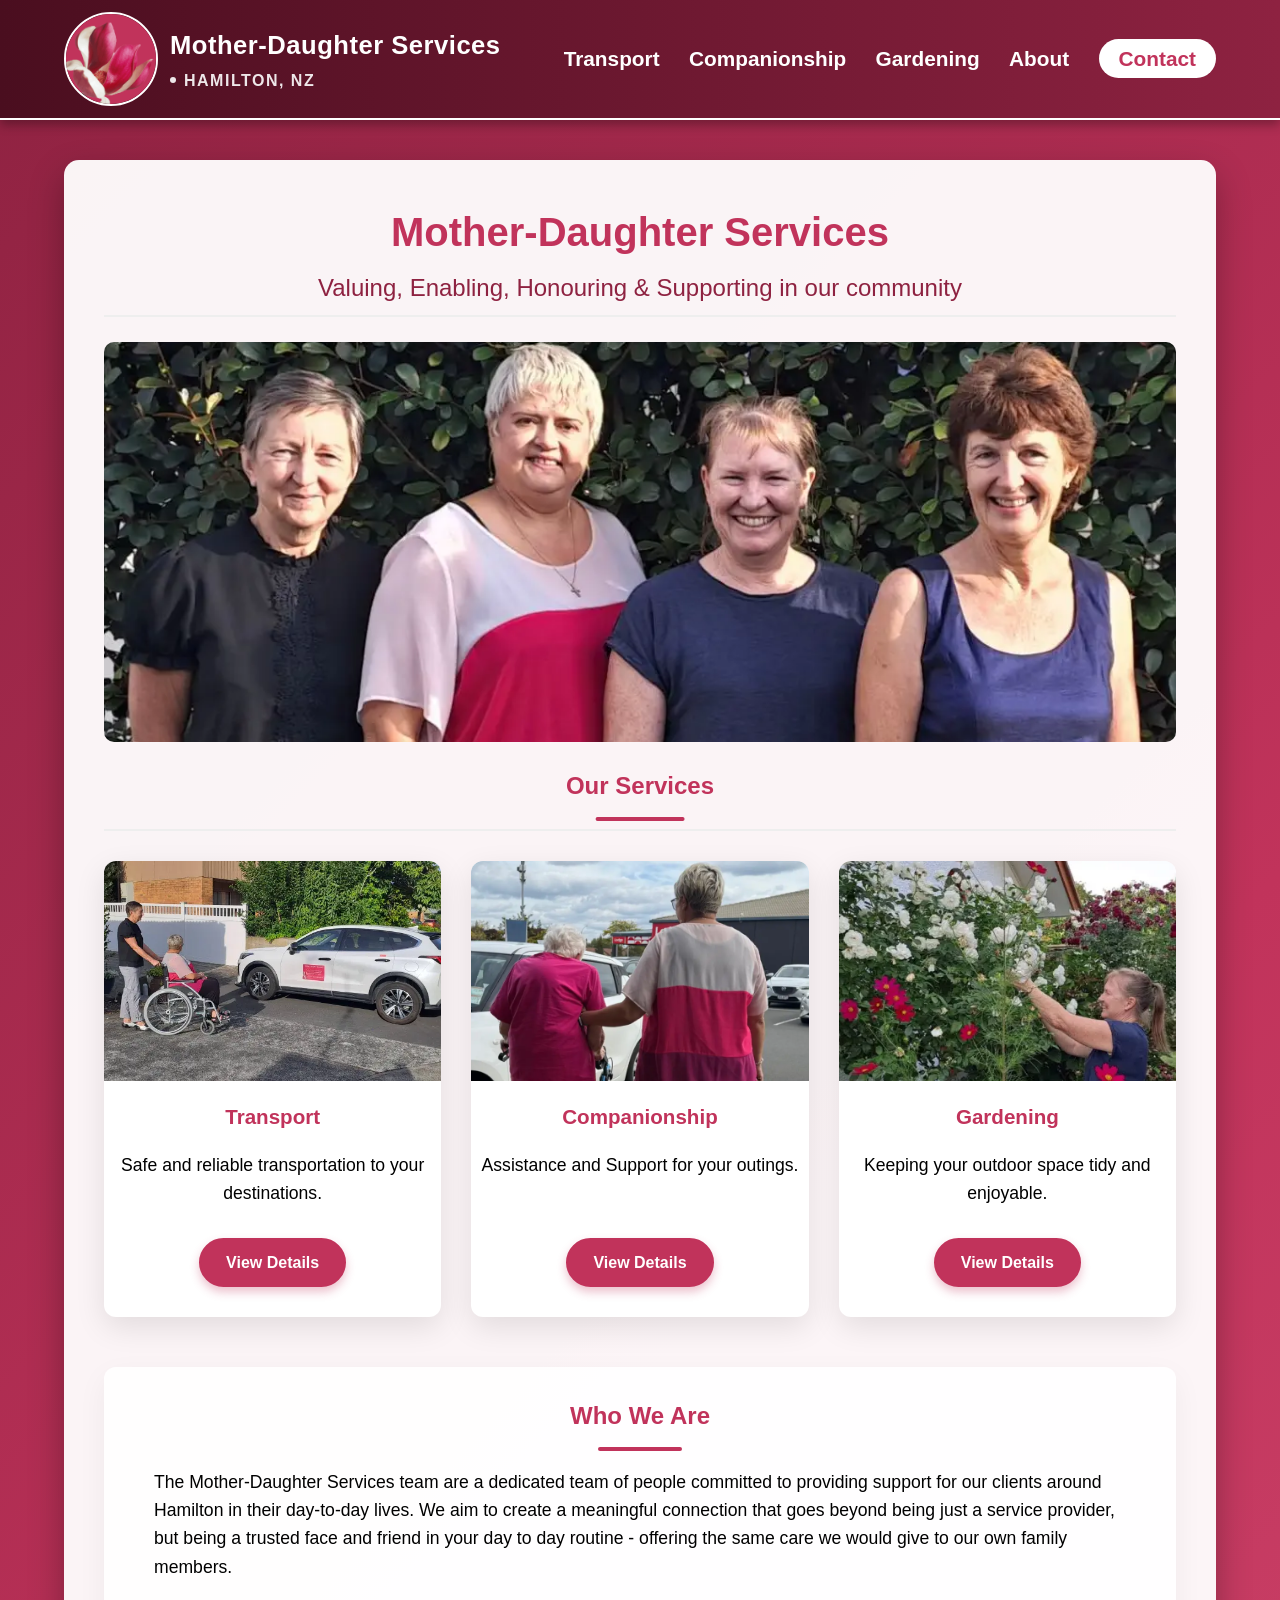
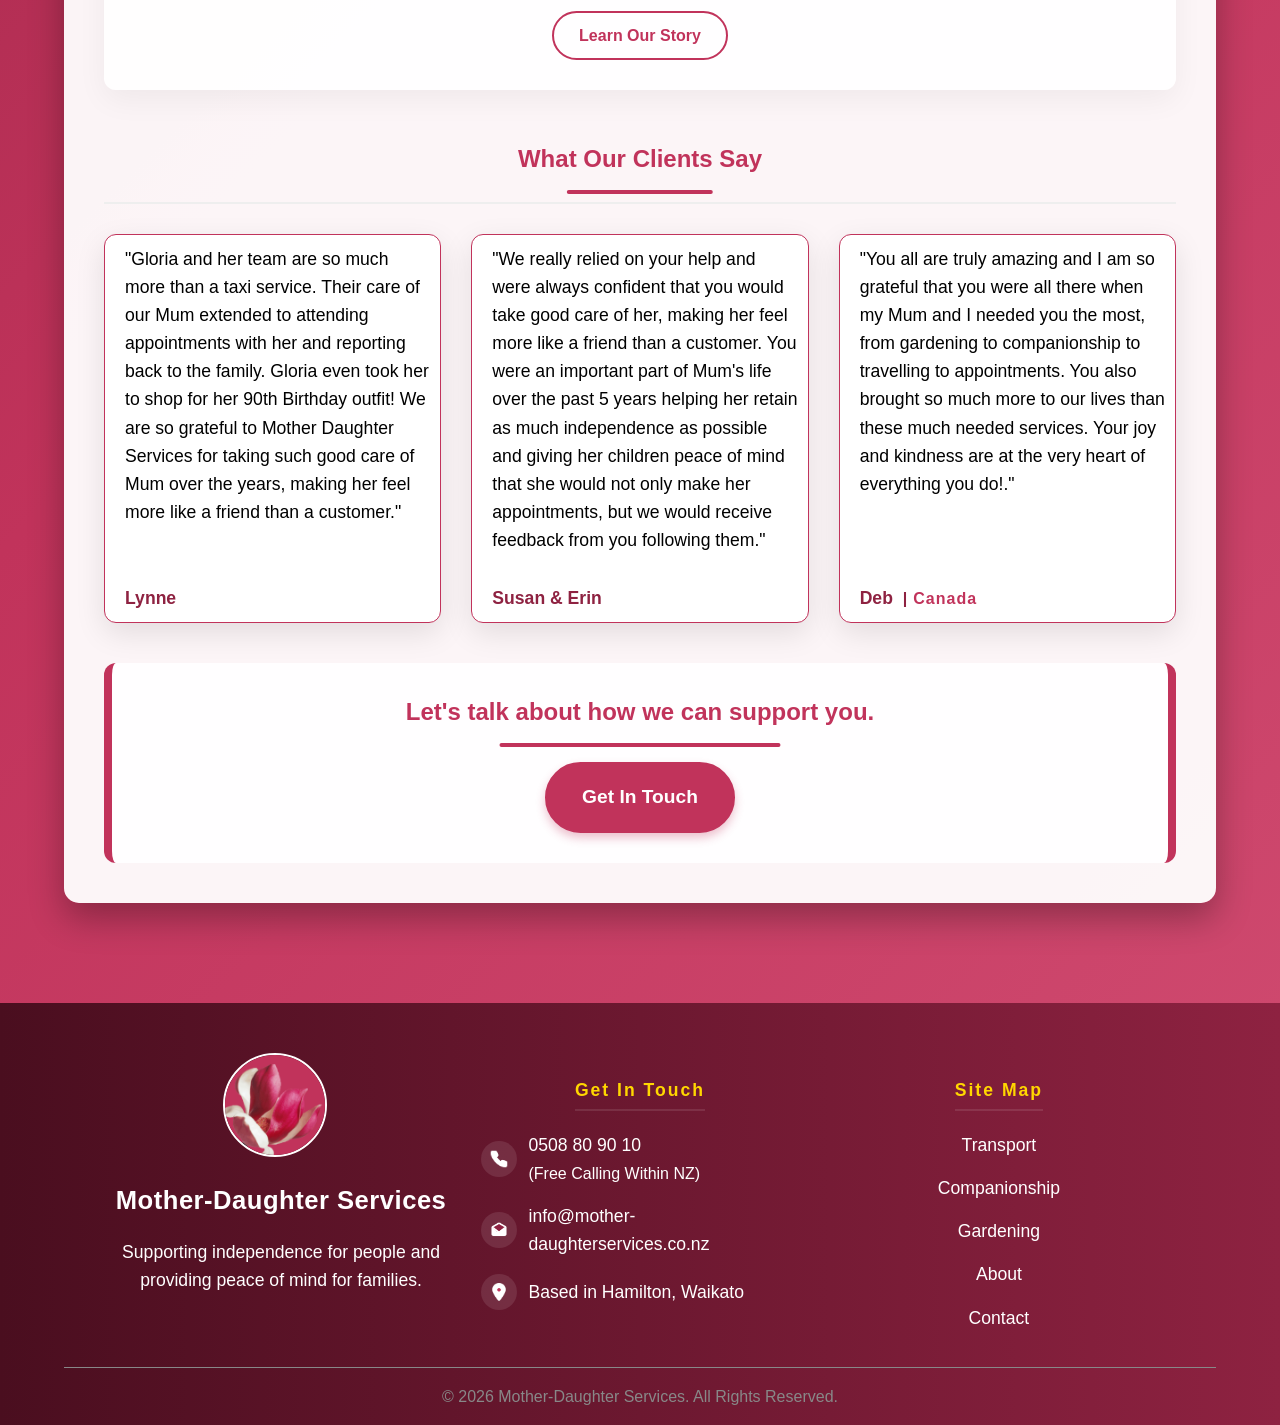
<file: index.html>
<!DOCTYPE html>
<html lang="en-NZ">
<head>
    <meta charset="UTF-8">
    <meta name="viewport" content="width=device-width, initial-scale=1.0">
    <title>Mother-Daughter Services | Transport, Companionship & Gardening</title>
    <meta name="description" content="Transport, Companionship and Gardening services in Hamilton, Valuing, Enabling, Honouring & Supporting in our community.">
    <!-- Google Search Console Verification -->
    <meta name="google-site-verification" content="dp4FNMrA_e00cMgoG2R4bJrGma1SK4m3pXK7ZeraxaI" />
    <!-- Link display formatting - Whatsapp etc -->
    <meta property="og:type" content="website">
    <meta property="og:url" content="https://www.mother-daughterservices.co.nz/">
    <meta property="og:title" content="Mother-Daughter Services | Hamilton">
    <meta property="og:description" content="Transport, Companionship, and Gardening services in Hamilton.">
    <meta property="og:image" content="https://www.mother-daughterservices.co.nz/images/Team_Img.webp">
    <link rel="canonical" href="https://www.mother-daughterservices.co.nz/">
    <!-- Webpage images and css -->
    <link rel="icon" type="image/png" sizes="32x32" href="images/logofav.png">
    <link rel="apple-touch-icon" sizes="180x180" href="images/logoicon.png">
    <link rel="stylesheet" href="css/style.css">
    <!-- <link rel="preconnect" href="https://form.jotform.com">
    <link rel="preconnect" href="https://cdn.jotfor.ms"> -->
    <script src="js/script.js" defer></script> <!--Automatically updates year variable-->
    <!-- SEO -->
    <script type="application/ld+json">{
      "@context": "https://schema.org",
      "@type": "ProfessionalService",
      "name": "Mother-Daughter Services",
      "alternateName": "Mother Daughter Services",
      "url": "https://www.mother-daughterservices.co.nz/",
      "telephone": "0508809010", 
      "description": "Transport, companionship, and gardening services in Hamilton, Valuing, Enabling, Honouring & Supporting in our community.",
      "address": {
        "@type": "PostalAddress",
        "addressLocality": "Hamilton",
        "addressRegion": "Waikato",
        "addressCountry": "NZ"
      },
        "areaServed": {
        "@type": "City",
        "name": "Hamilton"
        },
        "providerMobility": "dynamic"
        }
    </script>
</head>
<body>

    <!-- Top Navigation -->
    <nav class="main-nav">
        <!-- Logo & Name -->
        <a href="index.html" class="nav-logo">
            <img src="images/logo.svg" alt="Logo" class="logo-image">
            <div class="logo-text">
                <span class="logo-name">Mother-Daughter Services</span>
                <span class="logo-location">Hamilton, NZ</span>
            </div>
        </a>

        <!-- Page Links -->
        <div class="nav-links">
            <a href="transport.html">Transport</a>
            <a href="companionship.html">Companionship</a>
            <a href="gardening.html">Gardening</a>
            <a href="about.html">About</a>
            <a href="contact.html" class="nav-contact-btn">Contact</a>
        </div>
    </nav>  
    
    <main class="container">
        <div class="content-wrapper">
            <!-- Page Title, Statement & Team image -->
            <h1>Mother-Daughter Services</h1>
            <p class="hero-statement">Valuing, Enabling, Honouring & Supporting in our community</p>
            <hr>
            <picture>
                <source srcset="images/Team_Img_Mobile.webp" media="(max-width: 680px) or (max-height: 500px)">
                <img src="images/Team_Img.webp" alt="Team" class="hero-img">
           </picture>

            <!-- Section Title -->
            <h2>Our Services</h2>
            <hr>

            <!-- Service Cards showing all offered services -->
            <section class="card-grid">

                <article class="card-text">
                    <img src="images/Transport.webp" alt="Branded vehicle" class="card-img">
                    <h3>Transport</h3>
                    <p>Safe and reliable transportation to your destinations.</p>
                    <a href="transport.html" class="view-more-btn">View Details</a>
                </article>

                <article class="card-text">
                    <img src="images/Assisting_Client.webp" alt="Staff assisting client" class="card-img">
                    <h3>Companionship</h3>
                    <p>Assistance and Support for your outings.</p>
                    <a href="companionship.html" class="view-more-btn">View Details</a>
                </article>

                <article class="card-text">
                    <img src="images/Pruning.webp" alt="Staff pruning flowers" class="card-img">
                    <h3>Gardening</h3>
                    <p>Keeping your outdoor space tidy and enjoyable.</p>
                    <a href="gardening.html" class="view-more-btn">View Details</a>
                </article>

            </section>

            <!-- Who we are + About link -->
            <section class="who-we-are">
                <h2>Who We Are</h2>
                <p>The Mother-Daughter Services team are a dedicated team of people committed to providing support for our clients around Hamilton in their day-to-day lives. We aim to create a meaningful connection that goes beyond being just a service provider, but being a trusted face and friend in your day to day routine - offering the same care we would give to our own family members.</p>
                <a href="about.html#our-story" class="reverse-btn">Learn Our Story</a>
            </section>

            <!-- Testimonials -->
            <h2>What Our Clients Say</h2>
            <hr>

            <section class="card-grid">

                <article class="card-text testimonial">
                    <blockquote class="testimonial-quote">"Gloria and her team are so much more than a taxi service. Their care of our Mum extended to attending appointments with her and reporting back to the family. Gloria even took her to shop for her 90th Birthday outfit! We are so grateful to Mother Daughter Services for taking such good care of Mum over the years, making her feel more like a friend than a customer."</blockquote>
                    <p class="testimonial-author">Lynne</p>
                </article>

                <article class="card-text testimonial">
                    <blockquote class="testimonial-quote">"We really relied on your help and were always confident that you would take good care of her, making her feel more like a friend than a customer. You were an important part of Mum's life over the past 5 years helping her retain as much independence as possible and giving her children peace of mind that she would not only make her appointments, but we would receive feedback from you following them."</blockquote>
                    <p class="testimonial-author">Susan & Erin</p>
                </article>

                <article class="card-text testimonial">
                    <blockquote class="testimonial-quote">"You all are truly amazing and I am so grateful that you were all there when my Mum and I needed you the most, from gardening to companionship to travelling to appointments. You also brought so much more to our lives than these much needed services. Your joy and kindness are at the very heart of everything you do!."</blockquote>
                    <p class="testimonial-author">Deb <span class="testimonial-country">Canada</span></p>
                </article>

            </section>

            <!-- Button linking to contact page -->
            <section class="get-in-touch">
                <h2>Let's talk about how we can support you.</h2>
                <a href="contact.html" class="primary-btn">Get In Touch</a>
            </section>
            
        </div>
    </main>

    <!-- Footer -->
    <footer class="site-footer">
        <div class="footer-content">  
            <!-- Section with Logo & Statement -->
            <section class="footer-section">
                <a href="index.html" class="nav-logo">
                <img src="images/logo.svg" alt="Mother-Daughter Services Logo" class="logo-image">
                </a>
                <strong class="logo-name">Mother-Daughter Services</strong>
                <p>Supporting independence for people and providing peace of mind for families.</p>
            </section>

            <!-- Section with contact links -->
            <section class="footer-section">
                <h4>Get In Touch</h4>
                
                <a href="tel:0508809010" class="footer-contact-link">
                    <div class="contact-icon">
                        <img src="images/phone_icon_hover.svg" alt="phone icon" class="contact-icon-img-hover">
                    </div>
                    <span>0508 80 90 10 <span class="footer-phone">(Free Calling Within NZ)</span></span>
                </a>

                <a href="mailto:info@mother-daughterservices.co.nz" class="footer-contact-link">
                    <div class="contact-icon">
                        <img src="images/email_icon_hover2.svg" alt="email icon" class="contact-icon-img-hover">
                    </div>
                    <span>info@mother-daughterservices.co.nz</span>
                </a>

                <div class="footer-contact-link static-location">
                    <div class="contact-icon">
                        <img src="images/location_icon.svg" alt="location icon" class="contact-icon-img-hover">
                    </div>
                    <span>Based in Hamilton, Waikato</span>
                </div>
            </section>

            <!-- Section with page links -->
            <section class="footer-section">
                <h4>Site Map</h4>
                <a href="transport.html">Transport</a>
                <a href="companionship.html">Companionship</a>
                <a href="gardening.html">Gardening</a>
                <a href="about.html">About</a>
                <a href="contact.html">Contact</a>
            </section>
        </div>

        <!-- Copyright with auto updated year -->
        <div class="footer-bottom">
            <p>&copy; <time id="year">2026</time> Mother-Daughter Services. All Rights Reserved.</p>
        </div>
    </footer>
</body>
</html>
</file>
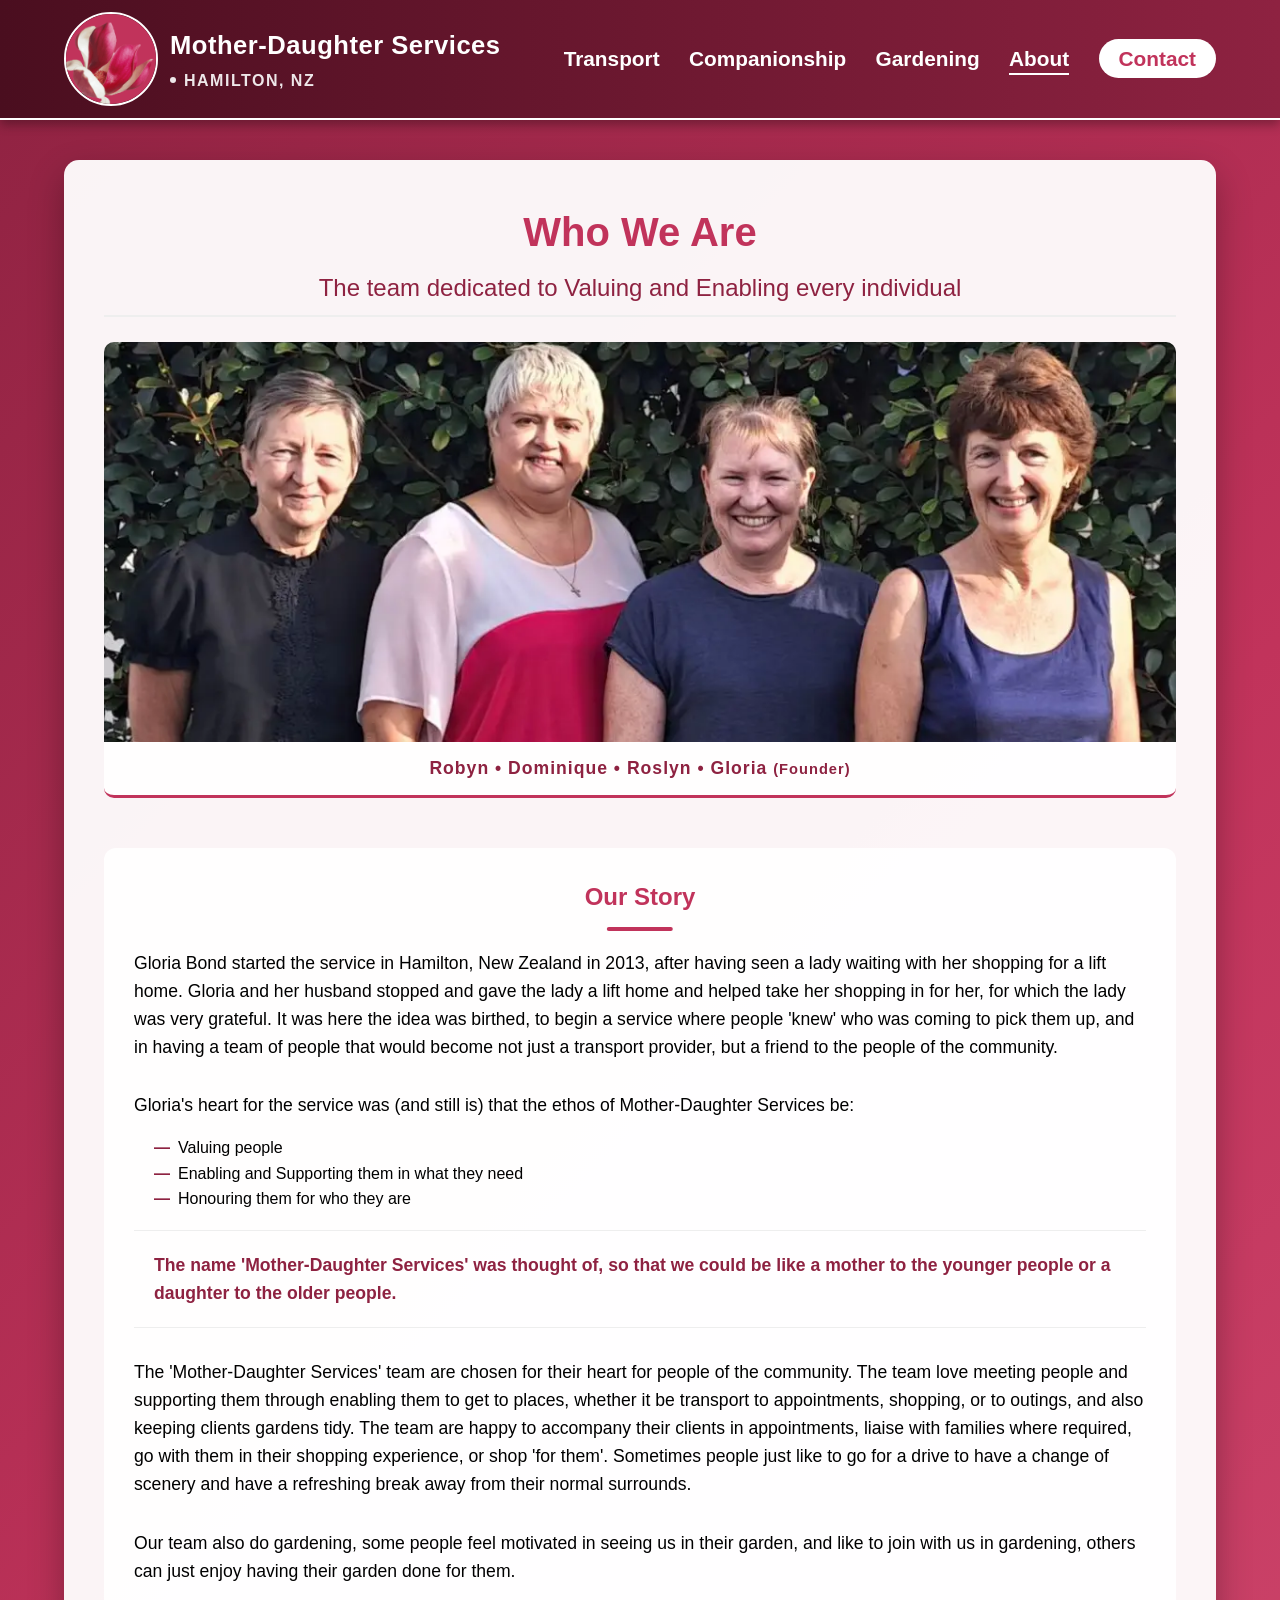
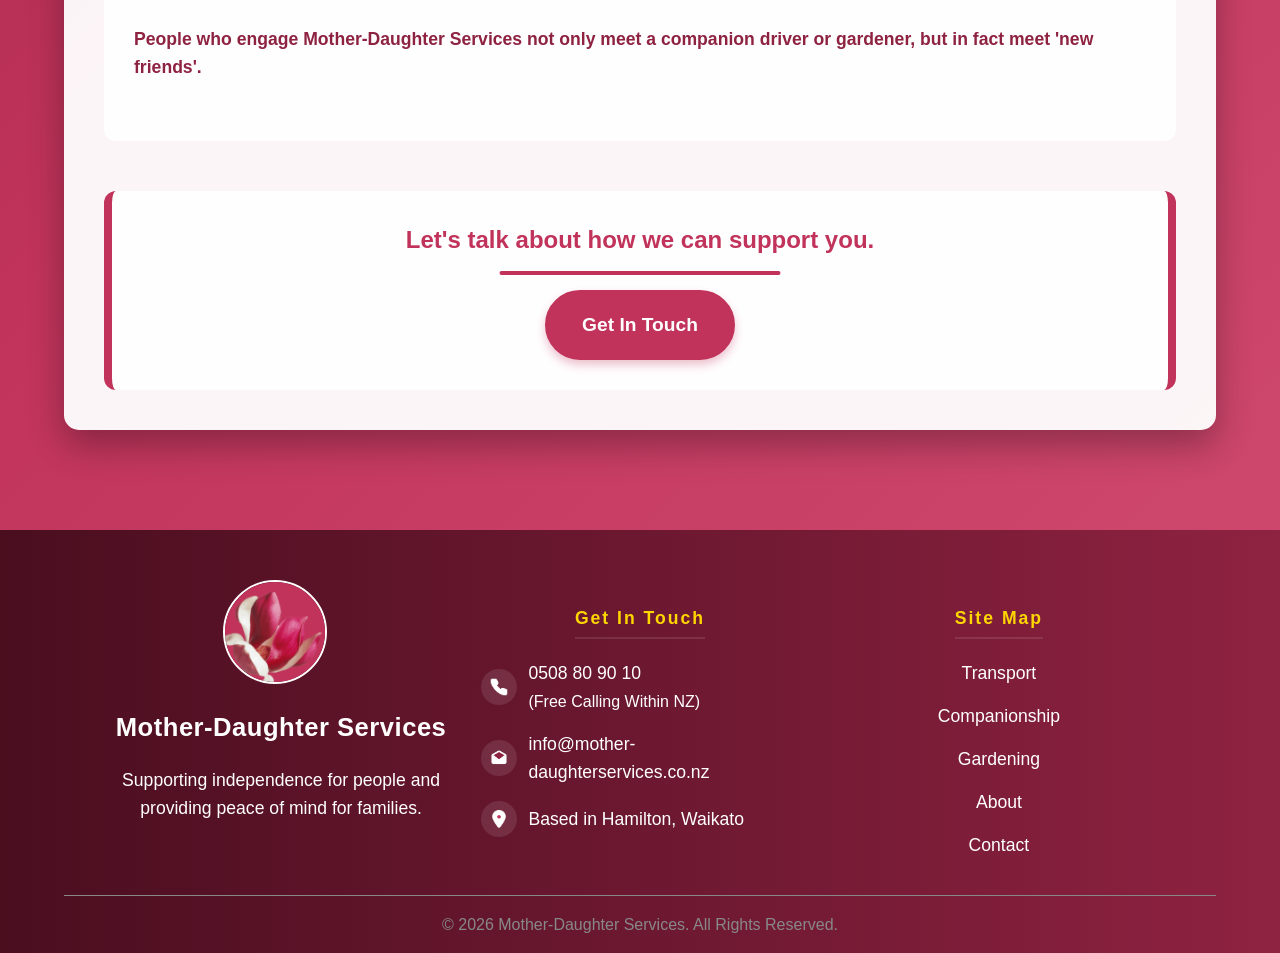
<file: about.html>
<!DOCTYPE html>
<html lang="en-NZ">
<head>
    <meta charset="UTF-8">
    <meta name="viewport" content="width=device-width, initial-scale=1.0">
    <title>About | Mother-Daughter Services</title>
    <meta name="description" content="Meet the team and learn who we are. Providing services to the Hamilton community.">
    <!-- Google Search Console Verification -->
    <meta name="google-site-verification" content="dp4FNMrA_e00cMgoG2R4bJrGma1SK4m3pXK7ZeraxaI" />
    <!-- Link display formatting - Whatsapp etc -->
    <meta property="og:type" content="website">
    <meta property="og:url" content="https://www.mother-daughterservices.co.nz/about.html">
    <meta property="og:title" content="About | Mother-Daughter Services | Hamilton">
    <meta property="og:description" content="Meet the team and learn who we are. Providing services to the Hamilton community.">
    <meta property="og:image" content="https://www.mother-daughterservices.co.nz/images/Team_Img.webp">
    <link rel="canonical" href="https://www.mother-daughterservices.co.nz/about.html">
    <!-- Webpage images and css -->
    <link rel="icon" type="image/png" sizes="32x32" href="images/logofav.png">
    <link rel="apple-touch-icon" sizes="180x180" href="images/logoicon.png">
    <link rel="stylesheet" href="css/style.css">
    <!-- <link rel="preconnect" href="https://form.jotform.com">
    <link rel="preconnect" href="https://cdn.jotfor.ms"> -->
    <script src="js/script.js" defer></script> <!--Automatically updates year variable-->
</head>
<body>
    
    <!-- Top Navigation -->
    <nav class="main-nav">
        <!-- Logo & Name -->
        <a href="index.html" class="nav-logo">
          <img src="images/logo.svg" alt="Logo" class="logo-image">
            <div class="logo-text">
                <span class="logo-name">Mother-Daughter Services</span>
                <span class="logo-location">Hamilton, NZ</span>
            </div>
        </a>
        <!-- Page Links -->
        <div class="nav-links">
            <a href="transport.html">Transport</a>
            <a href="companionship.html">Companionship</a>
            <a href="gardening.html">Gardening</a>
            <a href="about.html">About</a>
            <a href="contact.html" class="nav-contact-btn">Contact</a>
        </div>
    </nav>  
    
    <main class="container">
        <div class="content-wrapper">
            <!-- Page Title & Statement -->
            <h1>Who We Are</h1>
            <p class="hero-statement">The team dedicated to Valuing and Enabling every individual</p>
            <hr>

            <!-- Image of team with names -->
            <figure class="team-img">
                <picture>
                    <source srcset="images/Team_Img_Mobile.webp" media="(max-width: 680px) or (max-height: 500px)">
                    <img src="images/Team_Img.webp" alt="Team" class="hero-img">
                </picture>
                <figcaption class="team-caption">
                    <span class="names">Robyn &bull; Dominique &bull; Roslyn &bull; Gloria <small>(Founder)</small></span>
                </figcaption>
            </figure>

            <!-- History and story behind Mother-Daughter Services -->
            <section class="history">
                <h2 id="our-story">Our Story</h2>
                <p>Gloria Bond started the service in Hamilton, New Zealand in 2013, after having seen a lady waiting with her shopping for a lift home. Gloria and her husband stopped and gave the lady a lift home and helped take her shopping in for her, for which the lady was very grateful. It was here the idea was birthed, to begin a service where people 'knew' who was coming to pick them up, and in having a team of people that would become not just a transport provider, but a friend to the people of the community. </p>
                <p class="no-padding">Gloria's heart for the service was (and still is) that the ethos of Mother-Daughter Services be:</p>
                <ul>
                    <li>Valuing people</li>
                    <li>Enabling and Supporting them in what they need</li>
                    <li>Honouring them for who they are</li>
                </ul>
                <p class="history-name">The name 'Mother-Daughter Services' was thought of, so that we could be like a mother to the younger people or a daughter to the older people. </p>
                <p>The 'Mother-Daughter Services' team are chosen for their heart for people of the community. The team love meeting people and supporting them through enabling them to get to places, whether it be transport to appointments, shopping, or to outings, and also keeping clients gardens tidy. The team are happy to accompany their clients in appointments, liaise with families where required, go with them in their shopping experience, or shop 'for them'. Sometimes people just like to go for a drive to have a change of scenery and have a refreshing break away from their normal surrounds. </p>
                <p>Our team also do gardening, some people feel motivated in seeing us in their garden, and like to join with us in gardening, others can just enjoy having their garden done for them. </p>
                <p class="history-close">People who engage Mother-Daughter Services not only meet a companion driver or gardener, but in fact meet 'new friends'. </p>
            </section>

            <!-- Button linking to contact page -->
            <section class="get-in-touch">
                <h2>Let's talk about how we can support you.</h2>
                <a href="contact.html" class="primary-btn">Get In Touch</a>
            </section>
            
        </div>
    </main>

    <!-- Footer -->
    <footer class="site-footer">
        <div class="footer-content">  
            <!-- Section with Logo & Statement -->
            <section class="footer-section">
                <a href="index.html" class="nav-logo">
                <img src="images/logo.svg" alt="Mother-Daughter Services Logo" class="logo-image">
                </a>
                <strong class="logo-name">Mother-Daughter Services</strong>
                <p>Supporting independence for people and providing peace of mind for families.</p>
            </section>

            <!-- Section with contact links -->
            <section class="footer-section">
                <h4>Get In Touch</h4>
                
                <a href="tel:0508809010" class="footer-contact-link">
                    <div class="contact-icon">
                        <img src="images/phone_icon_hover.svg" alt="phone icon" class="contact-icon-img-hover">
                    </div>
                    <span>0508 80 90 10 <span class="footer-phone">(Free Calling Within NZ)</span></span>
                </a>

                <a href="mailto:info@mother-daughterservices.co.nz" class="footer-contact-link">
                    <div class="contact-icon">
                        <img src="images/email_icon_hover2.svg" alt="email icon" class="contact-icon-img-hover">
                    </div>
                    <span>info@mother-daughterservices.co.nz</span>
                </a>

                <div class="footer-contact-link static-location">
                    <div class="contact-icon">
                        <img src="images/location_icon.svg" alt="location icon" class="contact-icon-img-hover">
                    </div>
                    <span>Based in Hamilton, Waikato</span>
                </div>
            </section>

            <!-- Section with page links -->
            <section class="footer-section">
                <h4>Site Map</h4>
                <a href="transport.html">Transport</a>
                <a href="companionship.html">Companionship</a>
                <a href="gardening.html">Gardening</a>
                <a href="about.html">About</a>
                <a href="contact.html">Contact</a>
            </section>
        </div>

        <!-- Copyright with auto updated year -->
        <div class="footer-bottom">
            <p>&copy; <time id="year">2026</time> Mother-Daughter Services. All Rights Reserved.</p>
        </div>
    </footer>
</body>
</html>
</file>
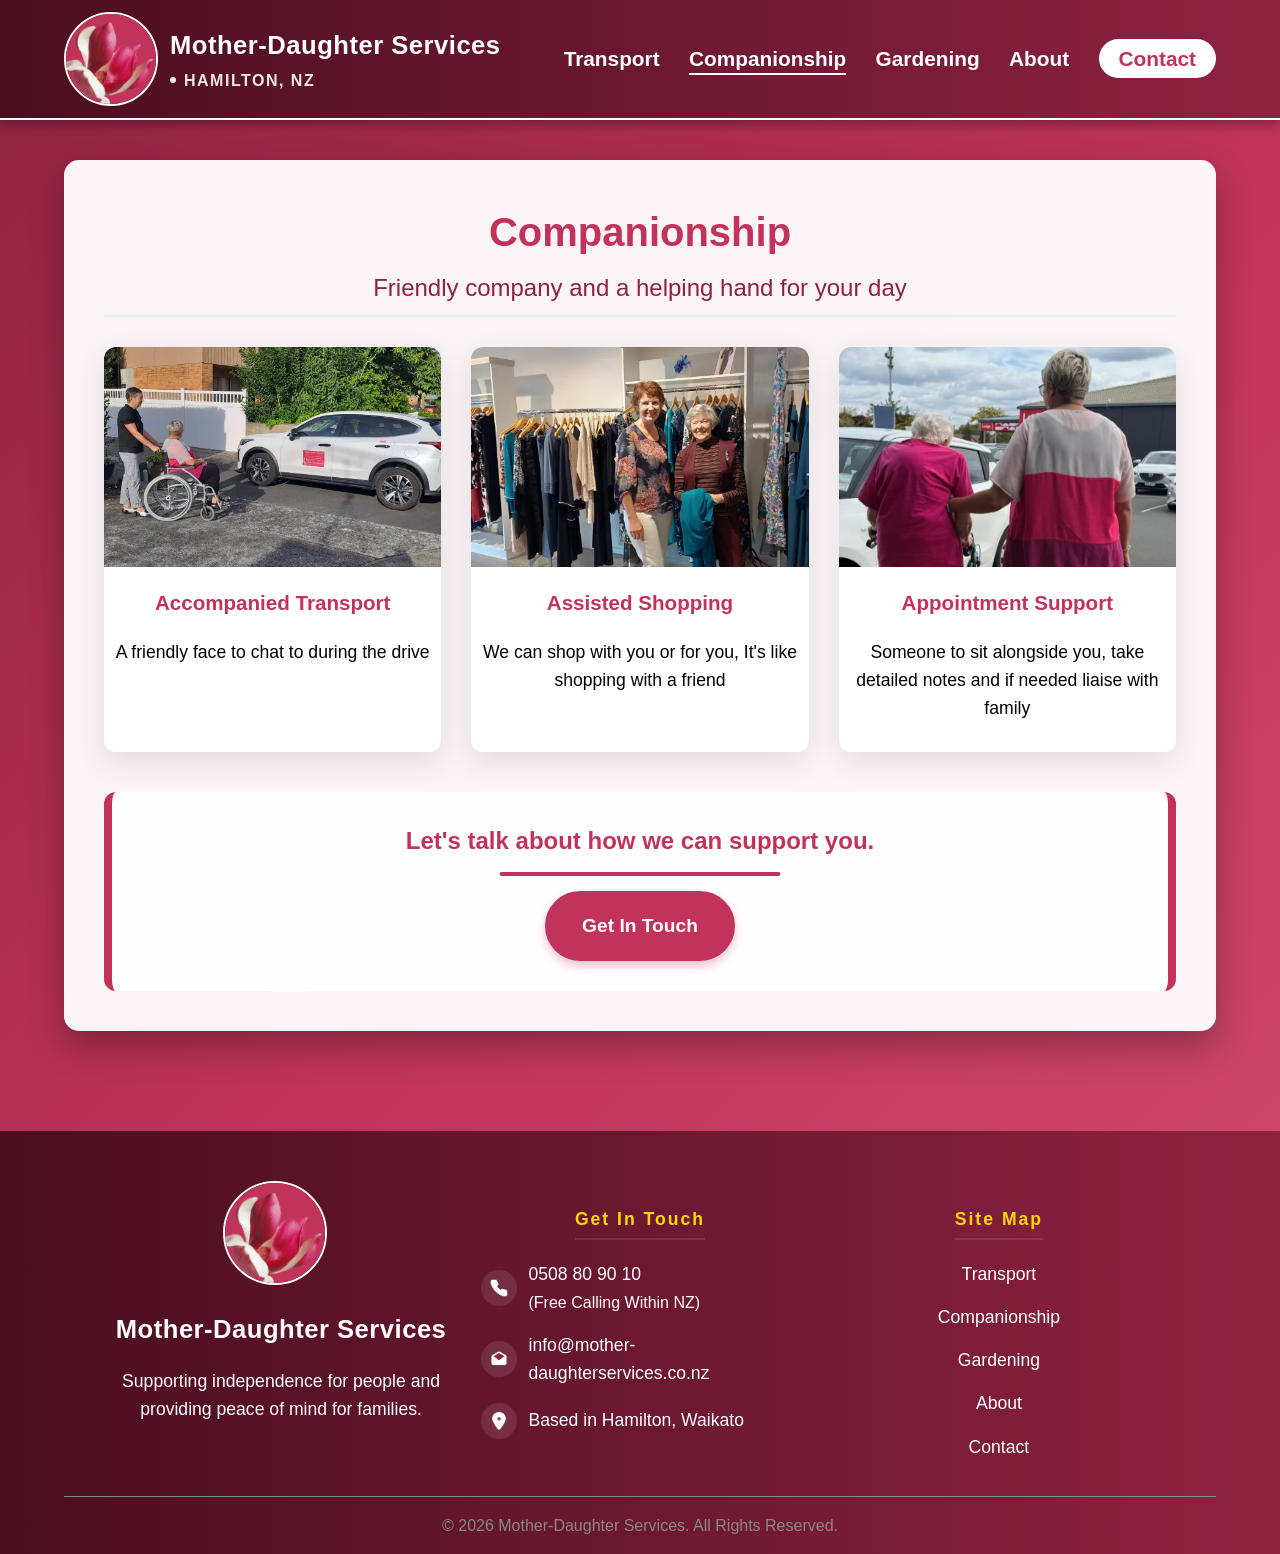
<file: companionship.html>
<!DOCTYPE html>
<html lang="en-NZ">
<head>
    <meta charset="UTF-8">
    <meta name="viewport" content="width=device-width, initial-scale=1.0">
    <title>Companionship | Mother-Daughter Services</title>
    <meta name="description" content="Reliable assistance and friendly chats in Hamilton. We can provide support for appointments.">
    <!-- Google Search Console Verification -->
    <meta name="google-site-verification" content="dp4FNMrA_e00cMgoG2R4bJrGma1SK4m3pXK7ZeraxaI" />
    <!-- Link display formatting - Whatsapp etc -->
    <meta property="og:type" content="website">
    <meta property="og:url" content="https://www.mother-daughterservices.co.nz/companionship.html">
    <meta property="og:title" content="Companionship & Support | Mother-Daughter Services | Hamilton">
    <meta property="og:description" content="Reliable assistance and friendly chats in Hamilton. We can provide support for appointments.">
    <meta property="og:image" content="https://www.mother-daughterservices.co.nz/images/Team_Img.webp">
    <link rel="canonical" href="https://www.mother-daughterservices.co.nz/companionship.html">
    <!-- Webpage images and css -->
    <link rel="icon" type="image/png" sizes="32x32" href="images/logofav.png">
    <link rel="apple-touch-icon" sizes="180x180" href="images/logoicon.png">
    <link rel="stylesheet" href="css/style.css">
    <!-- <link rel="preconnect" href="https://form.jotform.com">
    <link rel="preconnect" href="https://cdn.jotfor.ms"> -->
    <script src="js/script.js" defer></script> <!--Automatically updates year variable-->
</head>
<body>
    
    <!-- Top Navigation -->
    <nav class="main-nav">
        <!-- Logo & Name -->
        <a href="index.html" class="nav-logo">
          <img src="images/logo.svg" alt="Logo" class="logo-image">
            <div class="logo-text">
                <span class="logo-name">Mother-Daughter Services</span>
                <span class="logo-location">Hamilton, NZ</span>
            </div>
        </a>
        <!-- Page Links -->
        <div class="nav-links">
            <a href="transport.html">Transport</a>
            <a href="companionship.html">Companionship</a>
            <a href="gardening.html">Gardening</a>
            <a href="about.html">About</a>
            <a href="contact.html" class="nav-contact-btn">Contact</a>
        </div>
    </nav>  
    
    <main class="container">
        <div class="content-wrapper">
            <!-- Page Title & Statement -->
            <h1>Companionship</h1>
            <p class="hero-statement">Friendly company and a helping hand for your day</p>
            <hr>

            <!-- Service cards with examples/descriptions of companionship -->
            <section class="card-grid">

                <article class="card-text">
                    <img src="images/Transport.webp" alt="Branded vehicle" class="card-img">
                    <h3>Accompanied Transport</h3>
                    <p>A friendly face to chat to during the drive</p>
                </article>

                <article class="card-text">
                    <img src="images/Assisted_Shopping.webp" alt="Staff shopping" class="card-img">
                    <h3>Assisted Shopping</h3>
                    <p>We can shop with you or for you, It's like shopping with a friend</p>
                </article>

                <article class="card-text">
                    <img src="images/Assisting_Client.webp" alt="Staff assisting client" class="card-img">
                    <h3>Appointment Support</h3>
                    <p>Someone to sit alongside you, take detailed notes and if needed liaise with family</p>
                </article>

            </section>

            <!-- Button linking to contact page -->
            <section class="get-in-touch">
                <h2>Let's talk about how we can support you.</h2>
                <a href="contact.html" class="primary-btn">Get In Touch</a>
            </section>
            
        </div>
    </main>

    <!-- Footer -->
    <footer class="site-footer">
        <div class="footer-content">  
            <!-- Section with Logo & Statement -->
            <section class="footer-section">
                <a href="index.html" class="nav-logo">
                <img src="images/logo.svg" alt="Mother-Daughter Services Logo" class="logo-image">
                </a>
                <strong class="logo-name">Mother-Daughter Services</strong>
                <p>Supporting independence for people and providing peace of mind for families.</p>
            </section>

            <!-- Section with contact links -->
            <section class="footer-section">
                <h4>Get In Touch</h4>
                
                <a href="tel:0508809010" class="footer-contact-link">
                    <div class="contact-icon">
                        <img src="images/phone_icon_hover.svg" alt="phone icon" class="contact-icon-img-hover">
                    </div>
                    <span>0508 80 90 10 <span class="footer-phone">(Free Calling Within NZ)</span></span>
                </a>

                <a href="mailto:info@mother-daughterservices.co.nz" class="footer-contact-link">
                    <div class="contact-icon">
                        <img src="images/email_icon_hover2.svg" alt="email icon" class="contact-icon-img-hover">
                    </div>
                    <span>info@mother-daughterservices.co.nz</span>
                </a>

                <div class="footer-contact-link static-location">
                    <div class="contact-icon">
                        <img src="images/location_icon.svg" alt="location icon" class="contact-icon-img-hover">
                    </div>
                    <span>Based in Hamilton, Waikato</span>
                </div>
            </section>

            <!-- Section with page links -->
            <section class="footer-section">
                <h4>Site Map</h4>
                <a href="transport.html">Transport</a>
                <a href="companionship.html">Companionship</a>
                <a href="gardening.html">Gardening</a>
                <a href="about.html">About</a>
                <a href="contact.html">Contact</a>
            </section>
        </div>

        <!-- Copyright with auto updated year -->
        <div class="footer-bottom">
            <p>&copy; <time id="year">2026</time> Mother-Daughter Services. All Rights Reserved.</p>
        </div>
    </footer>
</body>
</html>
</file>
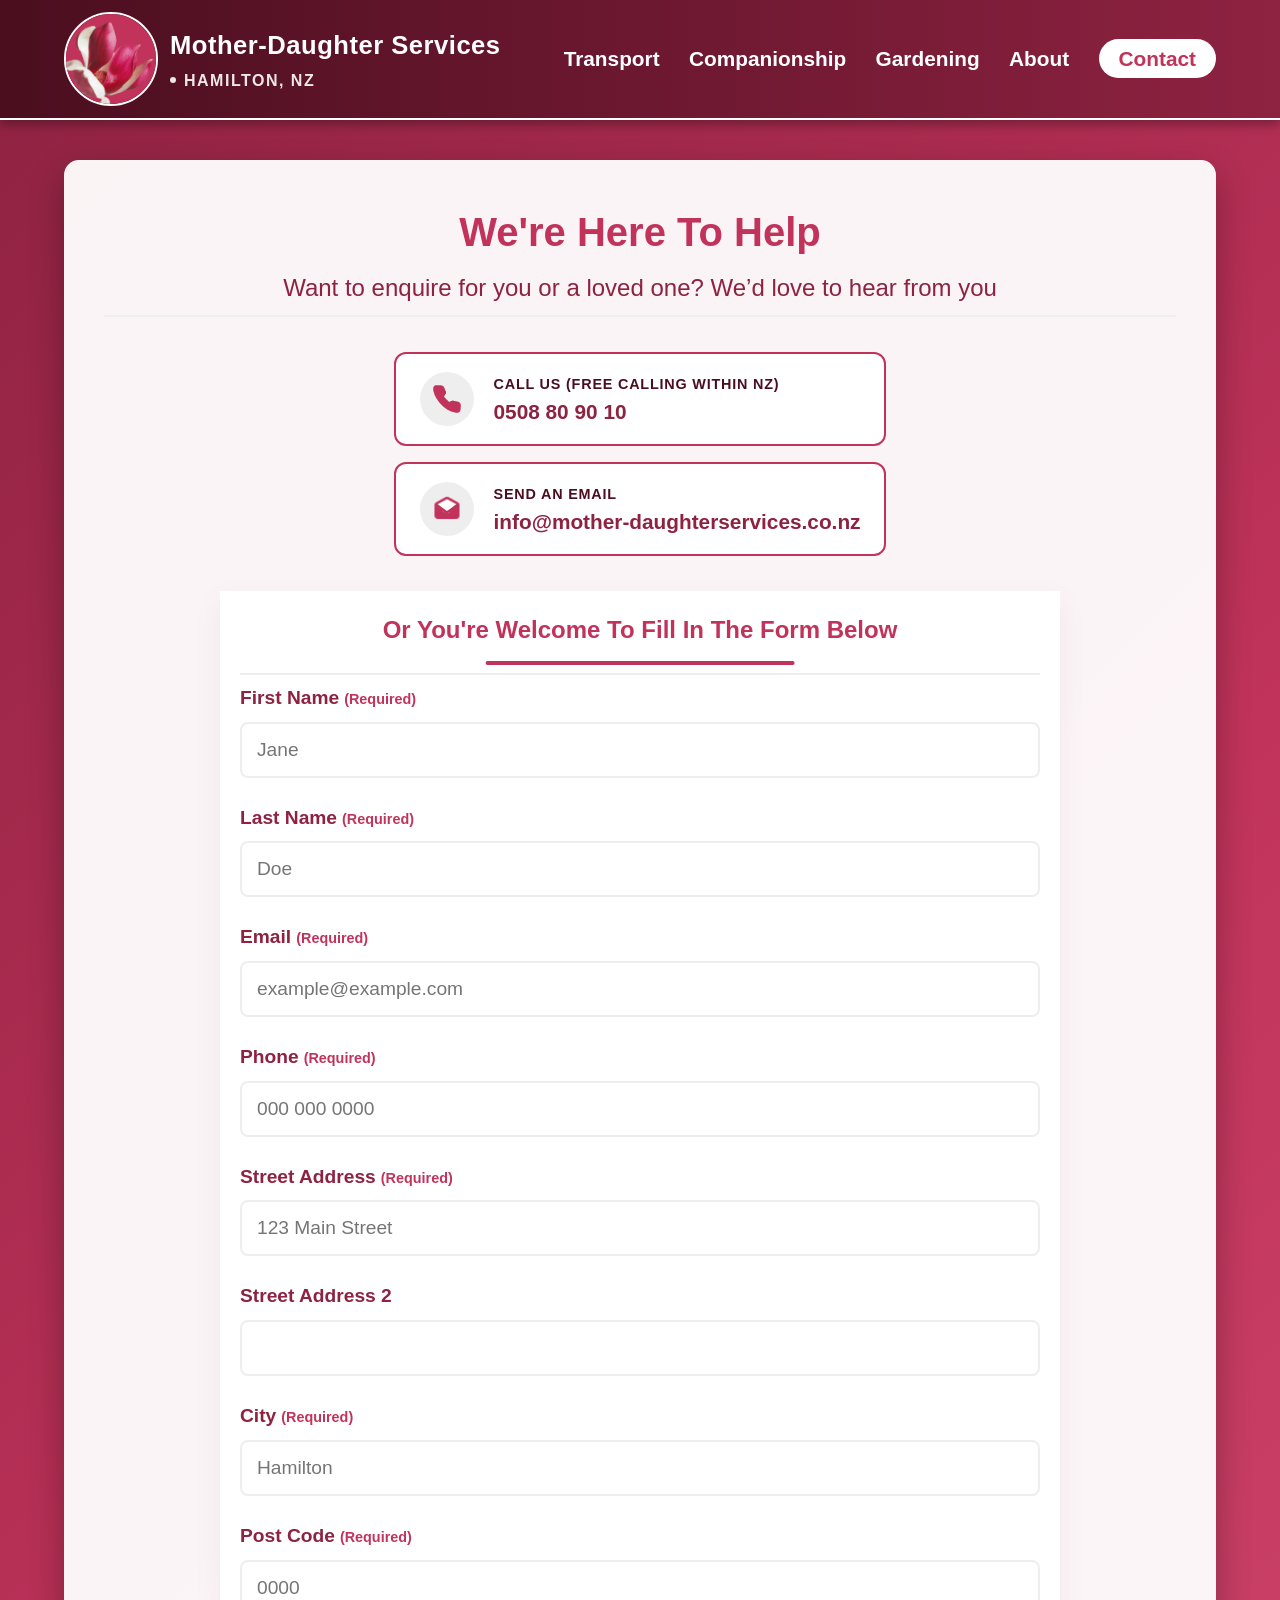
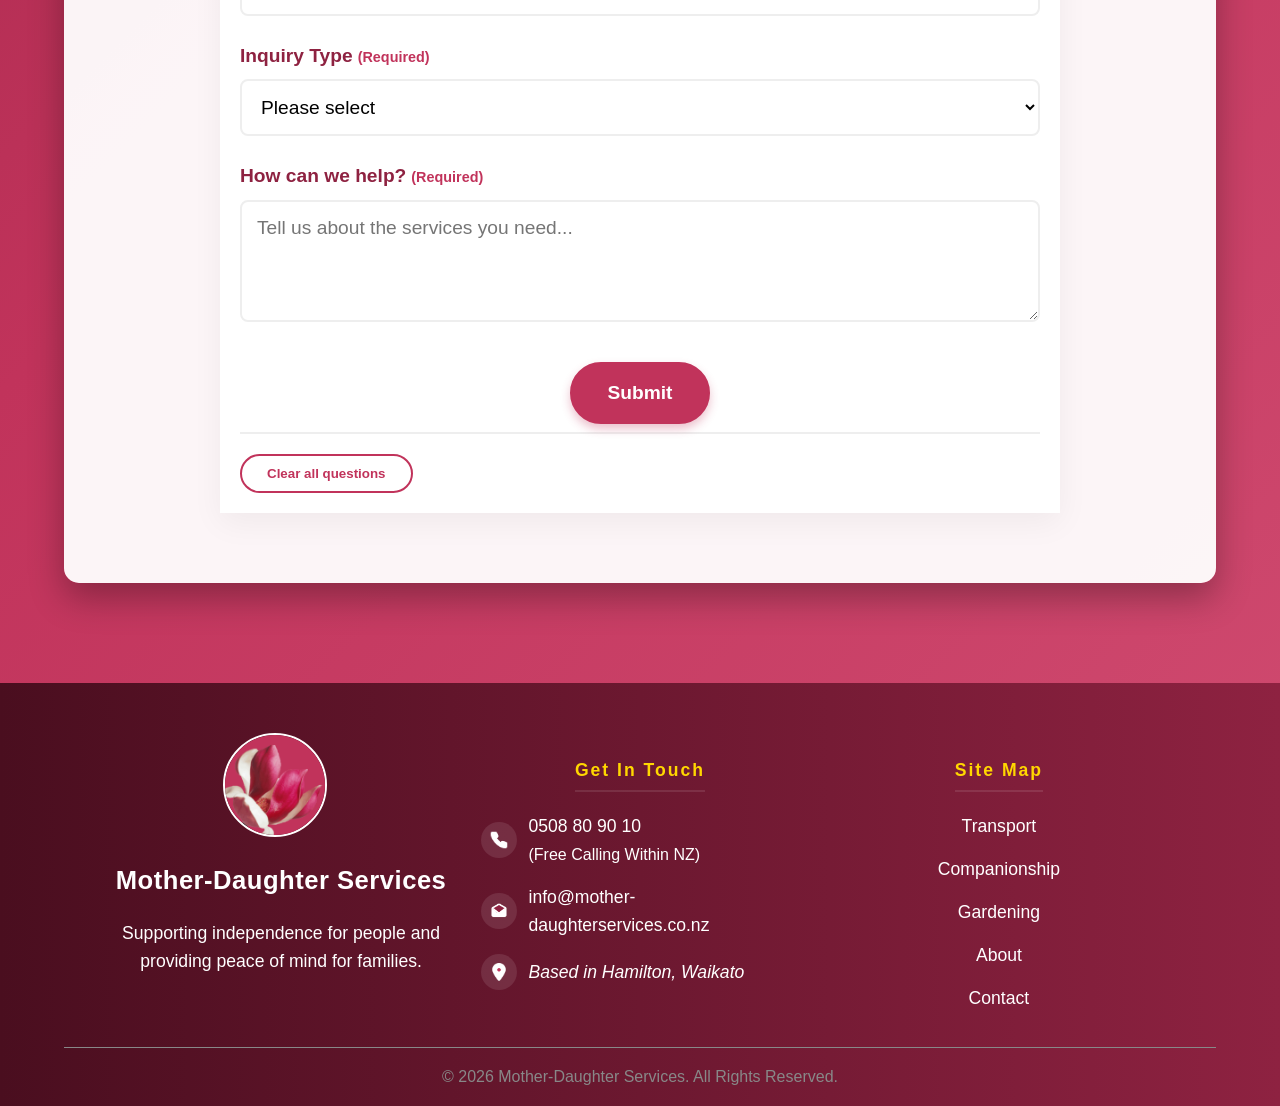
<file: contact.html>
<!DOCTYPE html>
<html lang="en-NZ">
<head>
    <meta charset="UTF-8">
    <meta name="viewport" content="width=device-width, initial-scale=1.0">
    <title>Contact | Mother-Daughter Services</title>
    <meta name="description" content="Get in touch with Mother-Daughter Services in Hamilton, Make an enquiry.">
    <!-- Google Search Console Verification -->
    <meta name="google-site-verification" content="dp4FNMrA_e00cMgoG2R4bJrGma1SK4m3pXK7ZeraxaI" /> 
    <!-- Link display formatting - Whatsapp etc -->
    <meta property="og:type" content="website">
    <meta property="og:url" content="https://www.mother-daughterservices.co.nz/contact.html">
    <meta property="og:title" content="Contact | Mother-Daughter Services | Hamilton">
    <meta property="og:description" content="Get in touch with Mother-Daughter Services in Hamilton, Make an enquiry.">
    <meta property="og:image" content="https://www.mother-daughterservices.co.nz/images/Team_Img.webp">
    <link rel="canonical" href="https://www.mother-daughterservices.co.nz/contact.html">
    <!-- Webpage images and css -->
    <link rel="icon" type="image/png" sizes="32x32" href="images/logofav.png">
    <link rel="apple-touch-icon" sizes="180x180" href="images/logoicon.png">
    <link rel="stylesheet" href="css/style.css">
    <!-- <link rel="preconnect" href="https://form.jotform.com">
    <link rel="preconnect" href="https://cdn.jotfor.ms"> -->
    <script src="js/script.js" defer></script> <!--Automatically updates year variable-->
</head>
<body>
    
    <!-- Top Navigation -->
    <nav class="main-nav">
        <!-- Logo & Name -->
        <a href="index.html" class="nav-logo">
          <img src="images/logo.svg" alt="Logo" class="logo-image">
            <div class="logo-text">
                <span class="logo-name">Mother-Daughter Services</span>
                <span class="logo-location">Hamilton, NZ</span>
            </div>
        </a>
        <!-- Page Links -->
        <div class="nav-links">
            <a href="transport.html">Transport</a>
            <a href="companionship.html">Companionship</a>
            <a href="gardening.html">Gardening</a>
            <a href="about.html">About</a>
            <a href="contact.html" class="nav-contact-btn">Contact</a>
        </div>
    </nav>  
    
    <main class="container">
        <div class="content-wrapper">
            <!-- Page Title & Statement -->
            <h1>We're Here To Help</h1>
            <p class="hero-statement">Want to enquire for you or a loved one? We’d love to hear from you</p>
            <hr>

            <!-- Direct contact buttons -->
            <section class="contact-direct">

                <a href="tel:0508809010" class="contact-direct-btn">
                    <div class="contact-card">
                        <div class="contact-icon">
                            <img src="images/phone_icon.svg" alt="phone icon" class="contact-icon-img">
                            <img src="images/phone_icon_hover.svg" alt="phone icon" class="contact-icon-img-hover">
                        </div>
                        <div class="contact-card-text">
                            <span class="contact-card-label">Call Us (Free calling within NZ)</span>
                            <strong class="contact-card-value">0508 80 90 10</strong>
                        </div>
                    </div>
                </a>

                <a href="mailto:info@mother-daughterservices.co.nz" class="contact-direct-btn">
                    <div class="contact-card">
                        <div class="contact-icon">
                            <img src="images/email_icon.svg" alt="email icon" class="contact-icon-img">
                            <img src="images/email_icon_hover.svg" alt="email icon" class="contact-icon-img-hover">
                        </div>
                        <div class="contact-card-text">
                            <span class="contact-card-label">Send An Email</span>
                            <strong class="contact-card-value email">info@mother-daughterservices.co.nz</strong>
                        </div>
                    </div>
                </a>

            </section>

            <!-- Jotforms Working Form - Uncomment section below & delete current <form> if errors occur -->
            <!-- <section class="contact-form">
                 <iframe id="JotFormIFrame-261183535430048" onload="window.parent.scrollTo(0,0)" allowtransparency="true" allow="geolocation; microphone; camera; fullscreen; payment" src="https://form.jotform.com/261183535430048" frameborder="0" style="min-width:100%;max-width:100%;height:539px;border:none;" scrolling="no" > </iframe> 
                 <script src='https://cdn.jotfor.ms/s/umd/latest/for-form-embed-handler.js'></script> 
                 <script>window.jotformEmbedHandler("iframe[id='JotFormIFrame-261183535430048']", "https://form.jotform.com/")</script> 
            </section> -->
            
            <!-- Freespree Form - Submissions sent to info@mother-daughterservices.co.nz -->
            <form action="https://formspree.io/f/mwvzqyqz" method="POST" class="contact-form">

                <h2 class="form-header">Or You're Welcome To Fill In The Form Below</h2>
                <hr>
                
                <!-- Honeypot -->
                <input type="text" name="_gotcha" style="display:none" aria-hidden="true" tabindex="-1" autocomplete="off">
                
                <!-- Form input - Name -->
                <div class="form-group">
                    <label class="form-label" for="firstname">First Name<span class="required">(Required)</span></label>
                    <input type="text" id="firstname" name="firstname" class="form-input" placeholder="Jane" required>
                </div>

                <div class="form-group">
                    <label class="form-label" for="lastname">Last Name<span class="required">(Required)</span></label>
                    <input type="text" id="lastname" name="lastname" class="form-input" placeholder="Doe" required>
                </div>

                <!-- Form input - Contact Info -->
                <div class="form-group">
                    <label class="form-label" for="email">Email<span class="required">(Required)</span></label>
                    <input type="email" inputmode="email" id="email" name="email" class="form-input" placeholder="example@example.com" required>
                </div>

                <div class="form-group">
                    <label class="form-label" for="phone">Phone<span class="required">(Required)</span></label>
                    <input type="tel" inputmode="tel" pattern="[0-9 ()+]+" id="phone" name="phone" class="form-input" placeholder="000 000 0000" onblur="if(this.value !== '') { if (!/^[0-9 ()+]+$/.test(this.value) || this.value.replace(/[^0-9]/g, '').length < 6) { alert('Please enter a valid phone number. It must contain at least 6 digits.'); setTimeout(() => this.focus(), 10); } }" required>
                </div>

                 <!-- Form input - Address -->
                <div class="form-group">
                    <label class="form-label" for="street">Street Address<span class="required">(Required)</span></label>
                    <input type="text" id="street" name="street" class="form-input" placeholder="123 Main Street" required>
                </div>

                <div class="form-group">
                    <label class="form-label" for="street2">Street Address 2</label>
                    <input type="text" id="street2" name="street2" class="form-input">
                </div>

                <div class="form-group">
                    <label class="form-label" for="city">City<span class="required">(Required)</span></label>
                    <input type="text" id="city" name="city" class="form-input" placeholder="Hamilton" required>
                </div>

                <div class="form-group">
                    <label class="form-label" for="postcode">Post Code<span class="required">(Required)</span></label>
                    <input type="text" inputmode="numeric" pattern="[0-9][0-9]{3}" id="postcode" name="postcode" class="form-input" placeholder="0000" required>
                </div>

                 <!-- Form input - Inquiry -->
                <div class="form-group">
                    <label class="form-label" for="inquirytype">Inquiry Type<span class="required">(Required)</span></label>
                    <select id="inquirytype" name="inquirytype" class="form-select" required>
                        <option value="" disabled selected hidden>Please select</option>
                        <option value="general">General</option>
                        <option value="transport">Transport</option>
                        <option value="companionship">Companionship</option>
                        <option value="gardening">Gardening</option>
                    </select>
                </div>

                <div class="form-group">
                    <label class="form-label" for="message">How can we help?<span class="required">(Required)</span></label>
                    <textarea id="message" name="message" class="form-textarea" rows="4" placeholder="Tell us about the services you need..." required></textarea>
                </div>

                 <!-- Form input - Controls -->
                <div class="form-submit">
                    <button type="submit" class="primary-btn form">Submit</button>
                </div>
                <hr>
                <div class="form-reset">
                <button type="reset" class="reverse-btn form" onclick="return confirm('Are you sure you want to clear your answers?')">Clear all questions</button>
                </div>

            </form>
        </div>
    </main>

    <!-- Footer -->
    <footer class="site-footer">
        <div class="footer-content">  
            <!-- Section with Logo & Statement -->
            <section class="footer-section">
                <a href="index.html" class="nav-logo">
                <img src="images/logo.svg" alt="Mother-Daughter Services Logo" class="logo-image">
                </a>
                <strong class="logo-name">Mother-Daughter Services</strong>
                <p>Supporting independence for people and providing peace of mind for families.</p>
            </section>

            <!-- Section with contact links -->
            <section class="footer-section">
                <h4>Get In Touch</h4>
                
                <a href="tel:0508809010" class="footer-contact-link">
                    <div class="contact-icon">
                        <img src="images/phone_icon_hover.svg" alt="phone icon" class="contact-icon-img-hover">
                    </div>
                    <span>0508 80 90 10 <span class="footer-phone">(Free Calling Within NZ)</span></span>
                </a>

                <a href="mailto:info@mother-daughterservices.co.nz" class="footer-contact-link">
                    <div class="contact-icon">
                        <img src="images/email_icon_hover2.svg" alt="email icon" class="contact-icon-img-hover">
                    </div>
                    <span>info@mother-daughterservices.co.nz</span>
                </a>

                <address class="footer-contact-link location">
                    <div class="contact-icon">
                        <img src="images/location_icon.svg" alt="location icon" class="contact-icon-img-hover">
                    </div>
                    <span>Based in Hamilton, Waikato</span>
                </address>
            </section>

            <!-- Section with page links -->
            <section class="footer-section">
                <h4>Site Map</h4>
                <a href="transport.html">Transport</a>
                <a href="companionship.html">Companionship</a>
                <a href="gardening.html">Gardening</a>
                <a href="about.html">About</a>
                <a href="contact.html">Contact</a>
            </section>
        </div>

        <!-- Copyright with auto updated year -->
        <div class="footer-bottom">
            <p>&copy; <time id="year">2026</time> Mother-Daughter Services. All Rights Reserved.</p>
        </div>
    </footer>
</body>
</html>
</file>
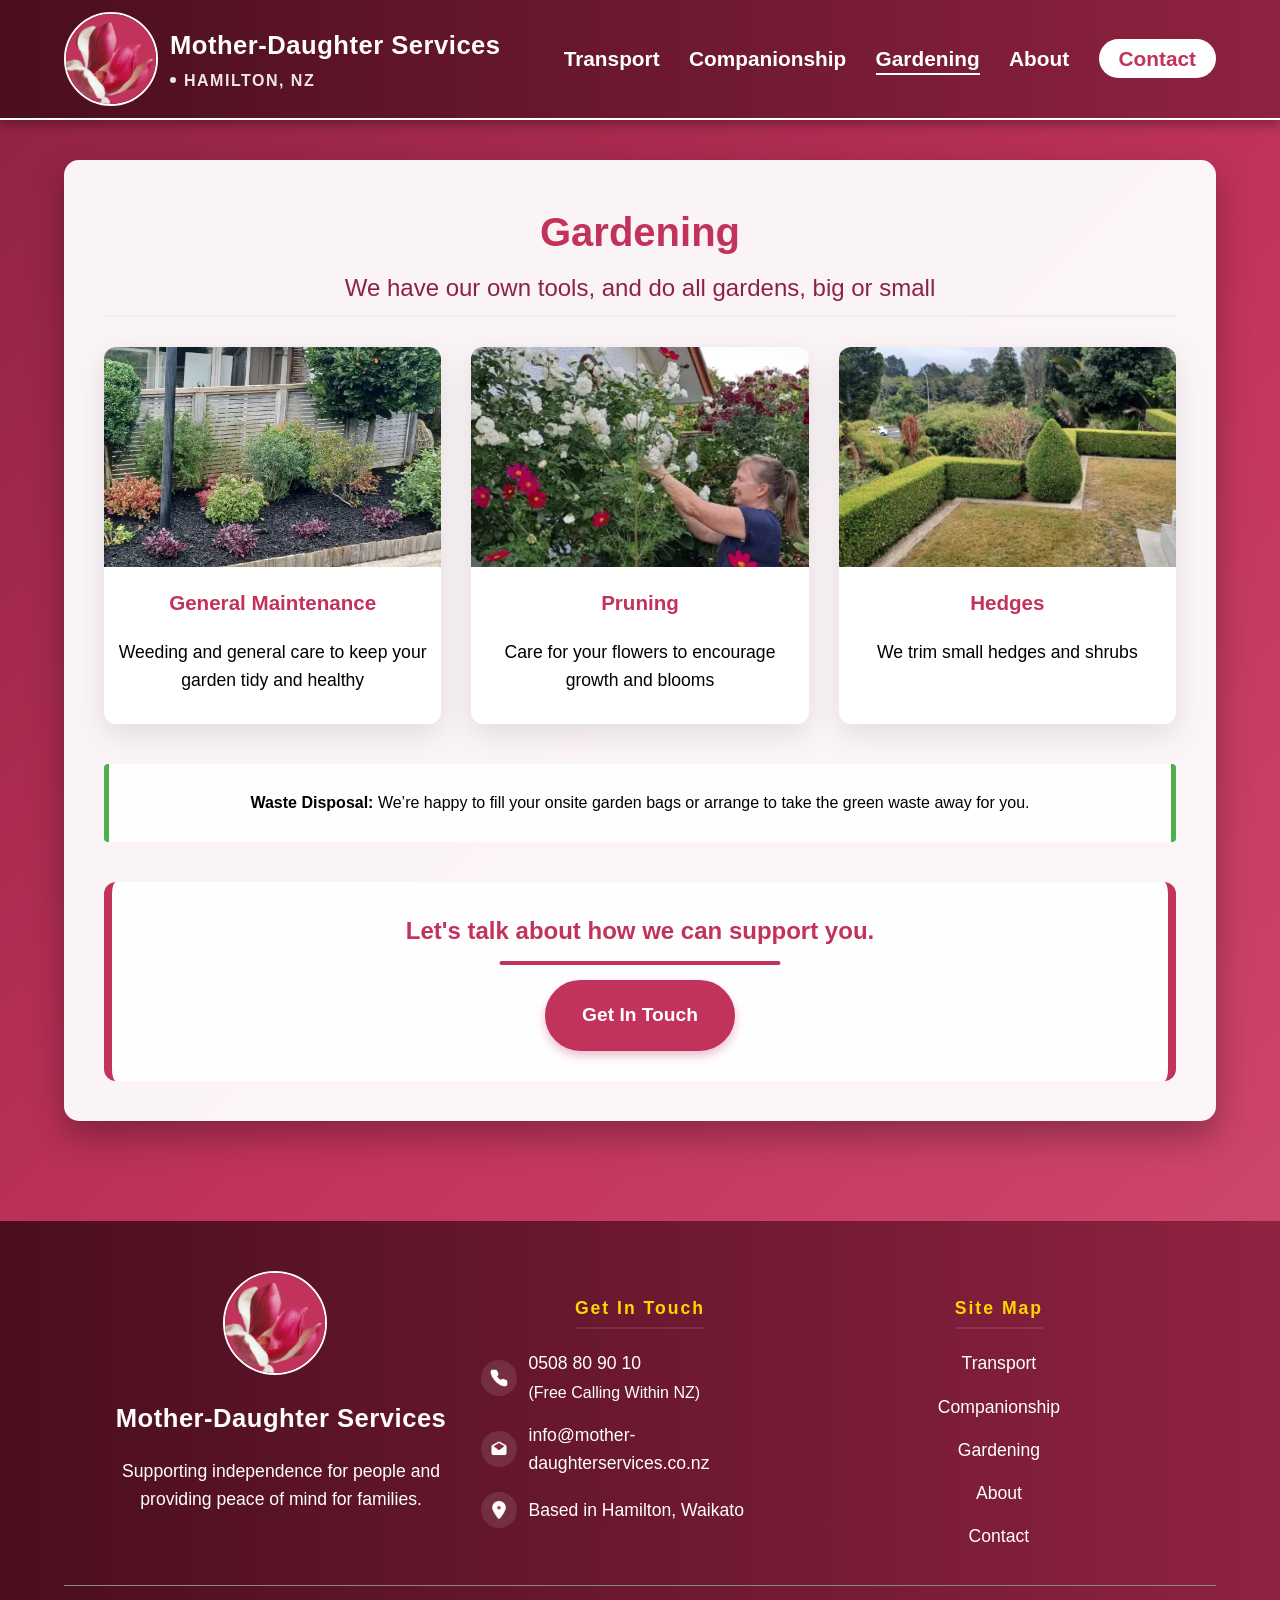
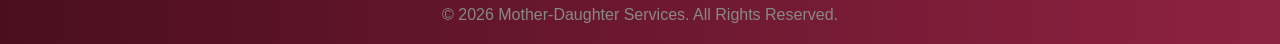
<file: gardening.html>
<!DOCTYPE html>
<html lang="en-NZ">
<head>
    <meta charset="UTF-8">
    <meta name="viewport" content="width=device-width, initial-scale=1.0">
    <title>Gardening | Mother-Daughter Services</title>
    <meta name="description" content="Weeding, trimming, pruning. Garden services in Hamilton, We look after your garden so you can enjoy your outdoor space.">
    <!-- Google Search Console Verification -->
    <meta name="google-site-verification" content="dp4FNMrA_e00cMgoG2R4bJrGma1SK4m3pXK7ZeraxaI" />
    <!-- Link display formatting - Whatsapp etc -->
    <meta property="og:type" content="website">
    <meta property="og:url" content="https://www.mother-daughterservices.co.nz/gardening.html">
    <meta property="og:title" content="Gardening Services | Mother-Daughter Services | Hamilton">
    <meta property="og:description" content="Weeding, trimming, pruning, Garden services in Hamilton.">
    <meta property="og:image" content="https://www.mother-daughterservices.co.nz/images/Team_Img.webp">
    <link rel="canonical" href="https://www.mother-daughterservices.co.nz/gardening.html">
    <!-- Webpage images and css -->
    <link rel="icon" type="image/png" sizes="32x32" href="images/logofav.png">
    <link rel="apple-touch-icon" sizes="180x180" href="images/logoicon.png">
    <link rel="stylesheet" href="css/style.css">
    <!-- <link rel="preconnect" href="https://form.jotform.com">
    <link rel="preconnect" href="https://cdn.jotfor.ms"> -->
    <script src="js/script.js" defer></script> <!--Automatically updates year variable-->
</head>
<body>
    
    <!-- Top Navigation -->
    <nav class="main-nav">
        <!-- Logo & Name -->
        <a href="index.html" class="nav-logo">
          <img src="images/logo.svg" alt="Logo" class="logo-image">
            <div class="logo-text">
                <span class="logo-name">Mother-Daughter Services</span>
                 <span class="logo-location">Hamilton, NZ</span>
            </div>
        </a>
        <!-- Page Links -->
        <div class="nav-links">
            <a href="transport.html">Transport</a>
            <a href="companionship.html">Companionship</a>
            <a href="gardening.html">Gardening</a>
            <a href="about.html">About</a>
            <a href="contact.html" class="nav-contact-btn">Contact</a>
        </div>
    </nav>  
    
    <main class="container">
        <div class="content-wrapper">
            <!-- Page Title & Statement -->
            <h1>Gardening</h1>
            <p class="hero-statement">We have our own tools, and do all gardens, big or small</p>
            <hr>

            <!-- Service cards showcasing offered garden services -->
            <section class="card-grid">

                <article class="card-text">
                    <img src="images/General_Maintenance.webp" alt="Completed garden" class="card-img">
                    <h3>General Maintenance</h3>
                    <p>Weeding and general care to keep your garden tidy and healthy</p>
                </article>

                <article class="card-text">
                    <img src="images/Pruning.webp" alt="Staff pruning flowers" class="card-img">
                    <h3>Pruning</h3>
                    <p>Care for your flowers to encourage growth and blooms</p>
                </article>

                <article class="card-text">
                    <img src="images/Hedges.webp" alt="Pruned hedge" class="card-img">
                    <h3>Hedges</h3>
                    <p>We trim small hedges and shrubs</p>
                </article>

            </section>

            <!-- Additional info regarding waste removal -->
            <div class="info waste-note">
                <p><strong>Waste Disposal:</strong> We’re happy to fill your onsite garden bags or arrange to take the green waste away for you.</p>
            </div>

            <!-- Button linking to contact page -->
            <section class="get-in-touch">
                <h2>Let's talk about how we can support you.</h2>
                <a href="contact.html" class="primary-btn">Get In Touch</a>
            </section>
            
        </div>
    </main>

    <!-- Footer -->
    <footer class="site-footer">
        <div class="footer-content">  
            <!-- Section with Logo & Statement -->
            <section class="footer-section">
                <a href="index.html" class="nav-logo">
                <img src="images/logo.svg" alt="Mother-Daughter Services Logo" class="logo-image">
                </a>
                <strong class="logo-name">Mother-Daughter Services</strong>
                <p>Supporting independence for people and providing peace of mind for families.</p>
            </section>

            <!-- Section with contact links -->
            <section class="footer-section">
                <h4>Get In Touch</h4>
                
                <a href="tel:0508809010" class="footer-contact-link">
                    <div class="contact-icon">
                        <img src="images/phone_icon_hover.svg" alt="phone icon" class="contact-icon-img-hover">
                    </div>
                    <span>0508 80 90 10 <span class="footer-phone">(Free Calling Within NZ)</span></span>
                </a>

                <a href="mailto:info@mother-daughterservices.co.nz" class="footer-contact-link">
                    <div class="contact-icon">
                        <img src="images/email_icon_hover2.svg" alt="email icon" class="contact-icon-img-hover">
                    </div>
                    <span>info@mother-daughterservices.co.nz</span>
                </a>

                <div class="footer-contact-link static-location">
                    <div class="contact-icon">
                        <img src="images/location_icon.svg" alt="location icon" class="contact-icon-img-hover">
                    </div>
                    <span>Based in Hamilton, Waikato</span>
                </div>
            </section>

            <!-- Section with page links -->
            <section class="footer-section">
                <h4>Site Map</h4>
                <a href="transport.html">Transport</a>
                <a href="companionship.html">Companionship</a>
                <a href="gardening.html">Gardening</a>
                <a href="about.html">About</a>
                <a href="contact.html">Contact</a>
            </section>
        </div>

        <!-- Copyright with auto updated year -->
        <div class="footer-bottom">
            <p>&copy; <time id="year">2026</time> Mother-Daughter Services. All Rights Reserved.</p>
        </div>
    </footer>
</body>
</html>
</file>
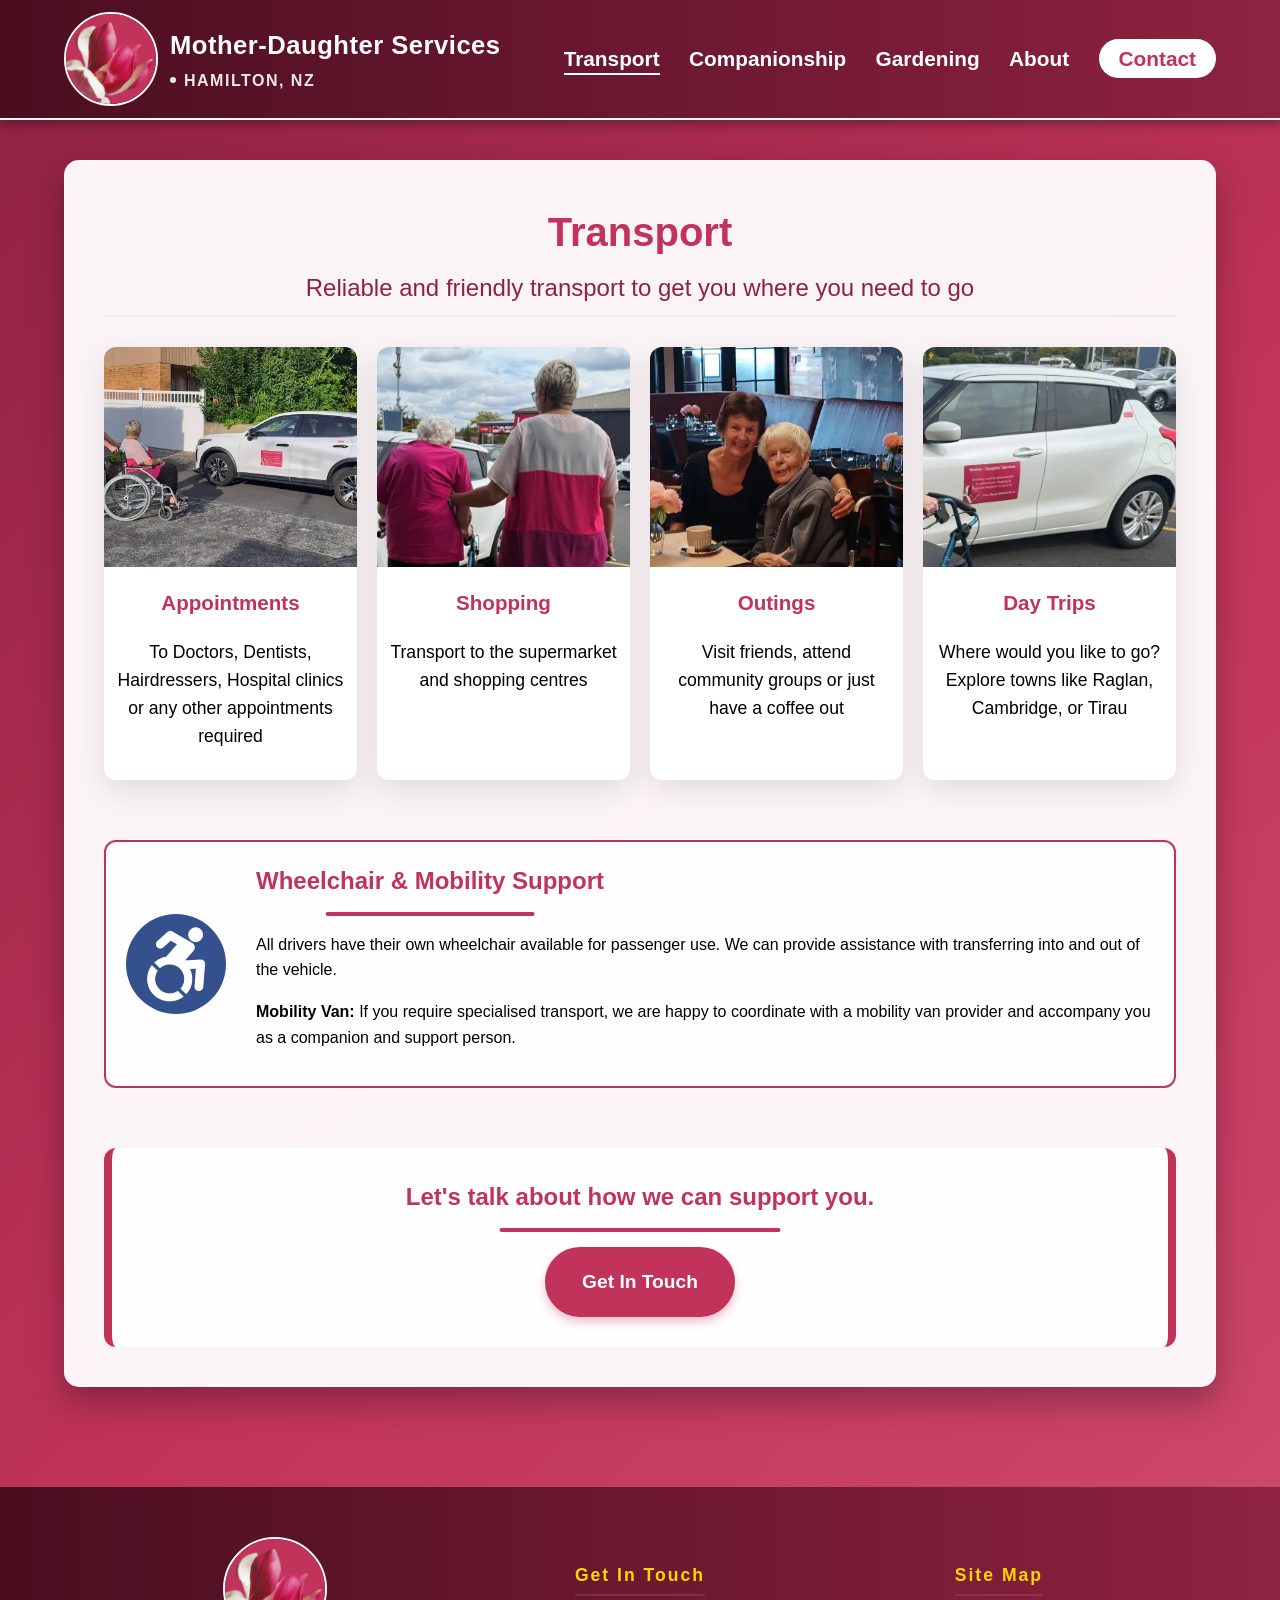
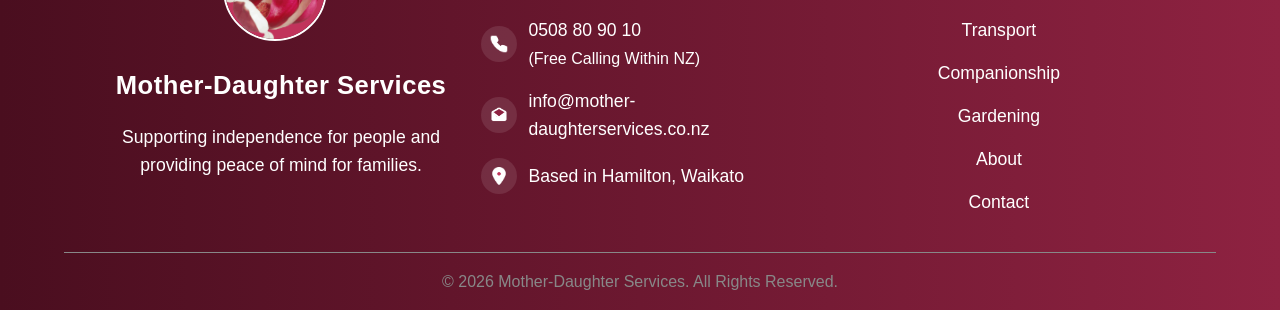
<file: transport.html>
<!DOCTYPE html>
<html lang="en-NZ">
<head>
    <meta charset="UTF-8">
    <meta name="viewport" content="width=device-width, initial-scale=1.0">
    <title>Transport | Mother-Daughter Services</title>
    <meta name="description" content="Safe, trusted, and friendly transport services for appointments, shopping, and outings in Hamilton. Helping you maintain your independence.">
    <!-- Google Search Console Verification -->
    <meta name="google-site-verification" content="dp4FNMrA_e00cMgoG2R4bJrGma1SK4m3pXK7ZeraxaI" />
    <!-- Link display formatting - Whatsapp etc -->
    <meta property="og:type" content="website">
    <meta property="og:url" content="https://www.mother-daughterservices.co.nz/transport.html">
    <meta property="og:title" content="Reliable Transport Services | Mother-Daughter Services | Hamilton">
    <meta property="og:description" content="Safe, trusted, and friendly transport for appointments, shopping and outings in Hamilton.">
    <meta property="og:image" content="https://www.mother-daughterservices.co.nz/images/Team_Img.webp">
    <link rel="canonical" href="https://www.mother-daughterservices.co.nz/transport.html">
    <!-- Webpage images and css -->
    <link rel="icon" type="image/png" sizes="32x32" href="images/logofav.png">
    <link rel="apple-touch-icon" sizes="180x180" href="images/logoicon.png">
    <link rel="stylesheet" href="css/style.css">
    <!-- <link rel="preconnect" href="https://form.jotform.com">
    <link rel="preconnect" href="https://cdn.jotfor.ms"> -->
    <script src="js/script.js" defer></script> <!--Automatically updates year variable-->
</head>
<body>
    
    <!-- Top Navigation -->
    <nav class="main-nav">
        
        <!-- Logo & Name -->
        <a href="index.html" class="nav-logo">
          <img src="images/logo.svg" alt="Logo" class="logo-image">
            <div class="logo-text">
                <span class="logo-name">Mother-Daughter Services</span>
                 <span class="logo-location">Hamilton, NZ</span>
            </div>
        </a>

        <!-- Page Links -->
        <div class="nav-links">
            <a href="transport.html">Transport</a>
            <a href="companionship.html">Companionship</a>
            <a href="gardening.html">Gardening</a>
            <a href="about.html">About</a>
            <a href="contact.html" class="nav-contact-btn">Contact</a>
        </div>
    </nav>  
    
    <main class="container">
        <div class="content-wrapper">

            <!-- Page Title & Statement -->
            <h1>Transport</h1>
            <p class="hero-statement">Reliable and friendly transport to get you where you need to go</p>
            <hr>

            <!-- Service cards with examples/descriptions of transport destinations -->
            <section class="card-grid card-grid-extended">

                <article class="card-text">
                    <img src="images/Transport.webp" alt="Staff assisting client to car" class="card-img">
                    <h3>Appointments</h3>
                    <p>To Doctors, Dentists, Hairdressers, Hospital clinics or any other appointments required</p>
                </article>

                <article class="card-text">
                    <img src="images/Assisting_Client.webp" alt="Staff assisting client into car" class="card-img">
                    <h3>Shopping</h3>
                    <p>Transport to the supermarket and shopping centres</p>
                </article>

                <article class="card-text">
                    <img src="images/Outings.webp" alt="Staff taking client to lunch" class="card-img">
                    <h3>Outings</h3>
                    <p>Visit friends, attend community groups or just have a coffee out</p>
                </article>

                <article class="card-text">
                    <img src="images/Day_Trips.webp" alt="Branded vehicle" class="card-img">
                    <h3>Day Trips</h3>
                    <p>Where would you like to go? Explore towns like Raglan, Cambridge, or Tirau</p>
                </article>

            </section>

            <!-- Mobility support explaination -->
            <section class="mobility-support">
                <img src="images/Wheelchair.webp" alt="Wheelchair Icon" class="mobility-icon">
                <div class="mobility-text">
                    <h2> Wheelchair & Mobility Support </h2>
                    <p>All drivers have their own wheelchair available for passenger use. We can provide assistance with transferring into and out of the vehicle.</p>
                    <p><strong>Mobility Van: </strong>If you require specialised transport, we are happy to coordinate with a mobility van provider and accompany you as a companion and support person.</p>
                </div>
            </section>

            <!-- Button linking to contact page -->
            <section class="get-in-touch">
                <h2>Let's talk about how we can support you.</h2>
                <a href="contact.html" class="primary-btn">Get In Touch</a>
            </section>
            
        </div>
    </main>

    <!-- Footer -->
    <footer class="site-footer">
        <div class="footer-content">  

            <!-- Section with Logo & Statement -->
            <section class="footer-section">
                <a href="index.html" class="nav-logo">
                <img src="images/logo.svg" alt="Mother-Daughter Services Logo" class="logo-image">
                </a>
                <strong class="logo-name">Mother-Daughter Services</strong>
                <p>Supporting independence for people and providing peace of mind for families.</p>
            </section>

            <!-- Section with contact links -->
            <section class="footer-section">
                <h4>Get In Touch</h4>
                
                <a href="tel:0508809010" class="footer-contact-link">
                    <div class="contact-icon">
                        <img src="images/phone_icon_hover.svg" alt="phone icon" class="contact-icon-img-hover">
                    </div>
                    <span>0508 80 90 10 <span class="footer-phone">(Free Calling Within NZ)</span></span>
                </a>

                <a href="mailto:info@mother-daughterservices.co.nz" class="footer-contact-link">
                    <div class="contact-icon">
                        <img src="images/email_icon_hover2.svg" alt="email icon" class="contact-icon-img-hover">
                    </div>
                    <span>info@mother-daughterservices.co.nz</span>
                </a>

                <div class="footer-contact-link static-location">
                    <div class="contact-icon">
                        <img src="images/location_icon.svg" alt="location icon" class="contact-icon-img-hover">
                    </div>
                    <span>Based in Hamilton, Waikato</span>
                </div>
            </section>

            <!-- Section with page links -->
            <section class="footer-section">
                <h4>Site Map</h4>
                <a href="transport.html">Transport</a>
                <a href="companionship.html">Companionship</a>
                <a href="gardening.html">Gardening</a>
                <a href="about.html">About</a>
                <a href="contact.html">Contact</a>
            </section>
        </div>

        <!-- Copyright with auto updated year -->
        <div class="footer-bottom">
            <p>&copy; <time id="year">2026</time> Mother-Daughter Services. All Rights Reserved.</p>
        </div>
    </footer>
</body>
</html>
</file>
<file: css/style.css>
:root {
    --color-primary: #c1335b; /* Background Gradient & Content Text & Buttons */
    --color-primary-dark: #8e2241; /* Background, Navigation & Footer Gradient + Button Hover */
    --color-primary-midnight: #4a0e1f; /* Navigation & Footer Gradient */
    --color-primary-light: #d14d72; /* Background Gradient */
    --shadow-primary: rgba(193, 51, 91, 0.3); 
    --surface-primary: #fff; /* Borders, Backgrounds & Text */
    --surface-border: #eee; /* Borders */
    --surface-secondary: rgba(255, 255, 255, 0.95); /* Content Background */
    --accent-gold: #ffd700; /* Footer headers & link hover */
    --gradient-body: linear-gradient(135deg, var(--color-primary-dark) 0%, var(--color-primary) 50%, var(--color-primary-light) 100%); /* Body Gradient */
    --gradient-nav: linear-gradient(to right, var(--color-primary-midnight), var(--color-primary-dark)); /* Nav & Footer Gradient */
}

body {
    font-family: 'Segoe UI', Roboto, Arial, sans-serif;
    background: var(--gradient-body);
    color: black;
    line-height: 1.6;
    display: flex;
    flex-direction: column;
    min-height: 100vh;
    margin: 0;
}

/* Navigation */
.main-nav {
    background: var(--gradient-nav);
    padding: 12px 5%;
    display: flex;
    justify-content: space-between;
    align-items: center;
    box-shadow: 0 5px 10px rgba(0,0,0,0.3);
    position: sticky;
    top: 0;
    z-index: 1000;
    border-bottom: 2px solid var(--surface-primary);
}

.nav-logo {
    display: flex;
    align-items: center;
    text-decoration: none;
}

.logo-image {
    width: 90px;
    height: 90px;
    border-radius: 50%;
    border: 2px solid var(--surface-primary);
    object-fit: cover;
    margin-right: 12px;
}

.logo-text {
    display: flex;
    flex-direction: column;
    align-items: flex-start;
    text-align: left;
    color: var(--surface-primary);
}

.logo-location {
    font-size: clamp(0.8rem, 2.5vw, 1rem);
    color: var(--surface-primary);
    font-weight: 700;
    display: flex;
    align-items: center;
    gap: 8px;
    letter-spacing: 1.5px;
    margin-top: 2px;
    opacity: 0.9;
    text-transform: uppercase;
    white-space: nowrap;
}

.logo-location::before {
    content: '';
    display: inline-block;
    width: 6px;
    height: 6px;
    background-color: var(--surface-primary);
    border-radius: 50%;
}

.logo-name {
    font-size: 1.6rem;
    font-weight: 800;
    letter-spacing: 0.5px;
    white-space: nowrap;
}

/* Navigation Links */
.nav-links a {
    color: var(--surface-primary);
    text-decoration: none;
    font-weight: 600;
    margin-left: 25px;
    font-size: 1.3rem;
    position: relative;
    padding: 5px 0;
    transition: color 0.3s ease;
}

/* Underline of links on hover/active */
.nav-links a:not(.nav-contact-btn):after {
    content: '';
    position: absolute;
    width: 100%;
    height: 2px;
    bottom: 0;
    left: 0;
    transform: scaleX(0);
    background-color: var(--surface-primary);
    opacity: 0.7;
    transition: transform 0.4s ease;
    transform-origin: center;
}

/* Solid underline for current open page */
.nav-links a.active:not(.nav-contact-btn):after {
    transform: scaleX(1);
    transition: none;
    opacity: 1;
}

/* Underline for non active links on hover */
.nav-links a:not(.nav-contact-btn):not(.active):hover::after {
    transform: scaleX(1);
}

/* Contact Button */
.nav-links .nav-contact-btn {
    background-color: var(--surface-primary);
    color: var(--color-primary); 
    padding: 8px 20px;
    border-radius: 20px; 
    transition: all 0.3s ease;
}

.nav-links .nav-contact-btn:hover {
    background-color: var(--color-primary);
    color: var(--surface-primary);
    box-shadow: 0 5px 10px rgba(0,0,0,0.2);
    text-decoration: none;
}

/* Content Area */
.container {
    flex: 1;
    width: 90%;
    max-width: 1200px;
    margin: 40px auto;
    padding: 0 20px;
}

.content-wrapper {
    background: var(--surface-secondary);
    padding: 40px;
    border-radius: 15px;
    box-shadow: 0 15px 35px rgba(0,0,0,0.3);
    text-align: center;
}

h1 { 
    color: var(--color-primary); 
    font-size: clamp(1.6rem, 5vw, 2.5rem);
    margin: 0;
}

h2 {
    color: var(--color-primary);
    text-align: center;
    margin: 0 auto;
    position: relative;
    padding-bottom: 15px;
    width: fit-content;

}

h2::after {
    content: '';
    position: absolute;
    bottom: 0;
    left: 50%;
    transform: translateX(-50%);
    width: 60%; 
    height: 4px;
    background-color: var(--color-primary);
    border-radius: 2px;
}

/* About.html - Our Story bookmark */

h2[id] { 
    scroll-margin-top: 130px;
}

hr{
    border: none;
    border-bottom: 2px solid var(--surface-border);
}

.hero-statement {
    font-size: 1.5rem;
    color: var(--color-primary-dark);
    font-weight: 500;
    margin: 5px 0 0;
}

/* Index.html - Team Image */

.hero-img { 
    width: 100%;
    height: 400px;
    border-radius: 10px;
    margin: 25px 0;
    display: block;
    object-fit: cover;
    object-position: center;
}

/* Services & Team Grids */

.card-grid { 
    display: grid;
    grid-template-columns: repeat(auto-fit, minmax(300px, 1fr));
    gap: 30px;
    margin-top: 30px;
}

/* Transport.html & About.html 4 card grid*/

.card-grid.card-grid-extended {
    grid-template-columns: repeat(auto-fit, minmax(200px, 1fr));
    gap: 20px;
}

/* 3 Card Grid */
.card-img {
    width: 100%;
    height: 220px;
    object-fit: cover;
}

.card-text { 
    display: flex;
    flex-direction: column;
    background: var(--surface-primary);
    border-radius: 12px; 
    overflow: hidden;
    box-shadow: 0 10px 30px rgba(0, 0, 0, 0.1);
    transition: transform 0.3s ease, box-shadow 0.3s ease;
    text-align: center;
    font-size: 1.1rem;
}

.card-text h3, .card-text p {
    padding-inline: 10px;
}

.card-text h3 {
    color: var(--color-primary);
    margin-top: 20px;
    margin-bottom:0px;
}

.card-text p {
    margin-bottom:30px;
}

/* Index.html details button  */

.view-more-btn {
    display: inline-block;
    align-self: center;
    background: var(--color-primary);
    border: 2px solid var(--color-primary);
    color: var(--surface-primary);
    padding: 10px 25px;
    text-decoration: none;
    border-radius: 25px;
    font-weight: bold;
    font-size: 1rem;
    margin-top: auto;
    margin-bottom: 30px;
    box-shadow: 0 5px 10px var(--shadow-primary);
    transition: all 0.3s ease;
}


.view-more-btn:hover {
    box-shadow: 0 5px 15px var(--shadow-primary);
    background: var(--color-primary-dark);
    transform: translateY(-2px) scale(1.05);
}

/* Index.html & About.html - Who We Are & Our Story */

.who-we-are {
    margin: 50px 0;
    padding: 30px 50px 30px 50px;
    background: var(--surface-secondary);
    box-shadow: 0 10px 30px rgba(0, 0, 0, 0.05);
    border-radius: 12px;
}

.who-we-are p {
    font-size: 1.1rem;
    margin-bottom: 30px;
    text-align: left;
}

/* Index.html - Testimonials */

.card-grid .testimonial{
    border: 1px solid var(--color-primary);
    padding-left: 10px;
}

.testimonial-quote {
    font-size: 1.1rem;
    margin: 0 0 20px 0;
    text-align: left;
    padding: 10px;
}

.testimonial .testimonial-author {
    font-weight: 700;
    color: var(--color-primary-dark);
    margin: 0;
    font-size: 1.1rem;
    margin-top: auto;
    text-align: left;
    padding-bottom: 10px;
}

.testimonial-country {
    letter-spacing: 1px;
    font-size: 1rem;
    color: var(--color-primary); 
}

.testimonial-country::before {
    content: "|";
    margin: 0 5px;
    color: var(--color-primary-dark); 
} 

/* Index.html & Contact.html - Our Story & Reset inputs */
.reverse-btn {
    display: inline-block;
    background: transparent;
    border: 2px solid var(--color-primary);
    color: var(--color-primary);
    padding: 10px 25px;
    text-decoration: none;
    border-radius: 25px;
    font-weight: bold;
    transition: all 0.3s ease;
}

.reverse-btn:hover {
    background: var(--color-primary);
    color: var(--surface-primary);
    transform: translateY(-2px);
}

/* Transport.html - Mobility information */
.mobility-support {
    margin: 60px 0;
    padding: 20px;
    background: var(--surface-secondary);
    border-radius: 12px;
    border: 2px solid var(--color-primary);
    display: flex;
    align-items: center;
    text-align: left;
    gap: 30px;
}

.mobility-icon {
    width: 100px;
    height: 100px;
    border-radius: 50%;
    flex-shrink: 0;
}

.mobility-text h2 {
    margin: 0 0 10px 0;
    text-align: left;
    width: fit-content;
}

/* Companionship.html & Garden.html - Information */
.info {
    margin: 40px 0;
    padding: 10px;
    border-radius: 4px;
    background-color: var(--surface-secondary);
}

.companion-note {
    border-inline: 5px solid var(--color-primary);
}

.waste-note {
    border-inline: 5px solid #4CAF50;
}

/* About.html - Our Story */

.team-img {
    margin: 25px 0 0;
    padding: 0;
}

.team-caption {
    background: var(--surface-secondary);
    padding: 12px 20px;
    border-radius: 0 0 10px 10px; 
    border-bottom: 3px solid var(--color-primary);
}

.names {
    color: var(--color-primary-dark);
    font-weight: 600;
    letter-spacing: 1px;
    font-size: 1.1rem;
}

.team-img .hero-img {
    border-radius: 10px 10px 0 0;
    margin-bottom: 0%;
}

.history {
    margin: 50px 0;
    padding: 30px 30px 30px 30px;
    background: var(--surface-secondary);
    border-radius: 12px;
}

.history p {
    font-size: 1.1rem;
    margin-bottom: 30px;
    text-align: left;
}

.history p.no-padding {
    margin-bottom: 0px;
}

 .history ul {
    list-style: none;
    padding-left: 20px;
}

.history li {
    text-align: left;
    position: relative;
    padding-left: 1.5rem;
}

.history li::before {
    content: "\2014";
    width: 2em;
    font-weight: 900;
    position: absolute;
    left: 0;
    top: 0;
    color: var(--color-primary-dark);
} 

.history-name {
    color: var(--color-primary-dark);
    font-weight: bold;
    padding: 20px;
    border-top: 1px solid var(--surface-border);
    border-bottom: 1px solid var(--surface-border);
}

.history-close {
    font-weight:bold;
    margin-top: 40px;
    color: var(--color-primary-dark);
}

/* Contact Us Section */

/* Contact Direct Buttons */

.contact-direct {
    display: flex;
    flex-direction: column;
    gap: 16px;
    margin: 35px auto;
    max-width: max-content;
    width: 100%;
    align-items: stretch;
}

.contact-direct-btn {
    text-decoration: none;
    color: inherit;
    display: block;
}

.contact-card {
    background: var(--surface-primary);
    border-radius: 12px;
    padding: 18px 24px;
    display: flex;
    align-items: center;
    gap: 20px;
    text-align: left;
    transition: all 0.25s ease-in-out;
    border: 2px solid var(--color-primary)
}

.contact-direct-btn:hover .contact-card {
    transform: translateY(-2px);
    box-shadow: 0 10px 20px var(--shadow-primary);
}

.contact-icon {
    background-color: var(--surface-border);
    width: 54px;
    height: 54px;
    border-radius: 50%;
    display: flex;
    align-items: center;
    justify-content: center;
    flex-shrink: 0;
    transition: all 0.25s ease;
}

.contact-icon img {
    width: 30px;
    height: 30px;
    position: absolute;
}

.contact-direct-btn:hover .contact-icon {
    background-color: var(--color-primary);
}

.contact-icon-img-hover {
    opacity: 0;
}

.contact-direct-btn:hover .contact-icon-img {
    opacity: 0;
}

.contact-direct-btn:hover .contact-icon-img-hover {
    opacity: 1;
}

.contact-card-text {
    display: flex;
    flex-direction: column;
    min-width: 0;
    width: 100%;
}

.contact-card-label {
    font-size: 0.9rem;
    text-transform: uppercase;
    letter-spacing: 0.8px;
    color: var(--color-primary-midnight);
    font-weight: 700;
    margin-bottom: 2px;
}

.contact-card-value {
    font-size: clamp(1rem, 4.2vw, 1.3rem);
    color: var(--color-primary-dark);
    font-weight: 700;
    line-height: 1.3;
}

.email {
    white-space: nowrap;
}

/* Contact Form */

.contact-form {
    background-color: var(--surface-primary);
    max-width: 800px;
    margin: 30px auto;
    padding: 20px;
    text-align: left; 
    box-shadow: 0 10px 30px rgba(0, 0, 0, 0.05);
}

.form-group {
    margin-bottom: 25px;
    display: flex;
    flex-direction: column;
}

.form-label {
    font-size: 1.2rem;
    font-weight: 700;
    color: var(--color-primary-dark);
    margin-bottom: 8px;
    display: block;
}

.form-input, .form-select, .form-textarea {
    width: 100%;
    padding: 15px;
    font-size: 1.2rem; 
    border: 2px solid var(--surface-border);
    border-radius: 8px;
    background-color: var(--surface-primary);
    box-sizing: border-box;
    font-family: inherit;
    transition: border-color 0.3s ease, box-shadow 0.3s ease;
}

.form-input:focus, .form-select:focus, .form-textarea:focus {
    outline: none;
    border-color: var(--color-primary);
}

.required {
    font-size: 0.9rem;
    color: var(--color-primary); 
    margin-left: 5px;
}

.form-submit {
    text-align: center;
    margin-top: 20px;
    width: 100%;
}

.form-reset {
    text-align: left;
    margin-top: 20px;
    width: 100%;
}

/* Get In Touch Section */

.get-in-touch {
    background-color: var(--surface-secondary);
    padding: 30px;
    border-radius: 12px;
    margin-top: 40px;
    text-align: center;
    border-left: 8px solid var(--color-primary);
    border-right: 8px solid var(--color-primary);
}

/* Primary-btn used in: Get In Touch, Contact.html - Direct Contact & Submit */
.primary-btn {
    display: inline-block;
    background: var(--color-primary);
    border: 2px solid var(--color-primary);
    color: var(--surface-primary);
    padding: 18px 35px;
    text-decoration: none;
    border-radius: 50px;
    font-weight: bold;
    font-size: 1.2rem;
    margin-top: 15px;
    box-shadow: 0 5px 10px var(--shadow-primary);
    transition: all 0.3s ease;
}

.primary-btn:hover {
    box-shadow: 0 5px 15px var(--shadow-primary);
    background: var(--color-primary-dark);
    transform: translateY(-2px) scale(1.05);
}

/* Footer Section */
.site-footer {
    background: var(--gradient-nav);
    color: var(--surface-primary);
    padding: 50px 5% 0px;
    margin-top: 60px;
    text-align: center;
}

.footer-content {
    max-width: 90%;
    margin: 0 auto;
    display: grid;
    grid-template-columns: repeat(auto-fit, minmax(250px, 1fr));
    gap: 40px;
    text-align: center;
    font-size: 1.1rem;
}

.footer-section {
    display: flex;
    flex-direction: column;
    align-items: center;
}

.footer-section .footer-logo {
    display: flex;
    flex-direction: column;
    align-items: center;
    text-align: center;
}

.footer-section h4 {
    display: inline-block;
    color: var(--accent-gold);
    letter-spacing: 2px;
    margin-bottom: 20px;
    border-bottom: 2px solid rgba(255,255,255,0.1);
    padding-bottom: 5px;
}

.footer-section a {
    display: block;
    color: var(--surface-primary);
    text-decoration: none;
    margin-bottom: 15px;
    transition: color 0.3s;
}

.footer-section a:hover {
    color: var(--accent-gold);
}

.footer-section .logo-image {
    width: 100px;
    height: 100px;
}

.footer-section .footer-contact-link {
    display: inline-flex;
    align-items: center;
    justify-content: flex-start;
    max-width: 380px;
    width: 100%;
    margin-bottom: 15px;
    gap: 12px;
    text-align: left;
    text-decoration: none;
}

.footer-section .static-location {
    color: var(--surface-primary);
}

.footer-section .contact-icon {
    width: 36px;
    height: 36px;
    background: rgba(255, 255, 255, 0.1);
    border-radius: 50%;
    display: flex;
    align-items: center;
    justify-content: center;
    flex-shrink: 0;
}

.footer-section .contact-icon-img-hover {
    width: 18px;
    height: 18px;
    max-width: 18px;
    max-height: 18px;
    object-fit: contain;
    display: block;
    opacity: 1;
}

.footer-phone {
    font-size: 1rem; 
    white-space: nowrap; 
}

.footer-bottom {
    margin-top: 20px;
    border-top: 1px solid #888888;
    font-size: 1rem;
    color: #888888;
}

/* Responsive Tablet UI */

@media (min-width: 769px) and (max-width: 1200px) {
    .main-nav {
        flex-direction: column;
        gap: 15px;
        padding: 20px 5%;
    }

    .nav-links {
        justify-content: center;
        flex-wrap: wrap; 
        gap: 15px;
        margin-left: 0;
    }

    .card-grid.card-grid-extended {
        display: grid;
        grid-template-columns: repeat(2, 1fr);
        gap: 20px;
    }
}

/* Responsive Mobile UI + Portrait Tablets */
@media (max-width: 768px) {
    .main-nav { 
        flex-direction: column; 
        padding: 15px 2%;
        text-align: center;
    }

    .nav-logo {
        margin-bottom: 15px;
        justify-content: center;
    }

    .logo-image {
        width: 50px;
        height: 50px;
    }

    .container {
        width: 95%;
        margin: 20px auto;
        padding: 0 10px;
    }

    .content-wrapper {
        padding: 30px;
    }

    .hero-img {
        height: 200px;
    }

    .who-we-are {
        padding: 20px;
    }

    .mobility-support { 
        flex-direction: column; 
        text-align: center;
        gap: 15px;
    }

    .mobility-text h2 { 
        text-align: center;
        margin: 0 auto;
    }

    .history {
        padding: 20px;
    }

    .contact-direct {
        margin-bottom: 30px;
    }

    .primary-btn {
        width: 100%;
        box-sizing: border-box;
    }

    .form-label {
        font-size: 1.1rem;
    }

    .form-input, .form-select, .form-textarea {
        font-size: 1.1rem;
        padding: 12px;
    }

    .form-reset {
        text-align: center;
    }

    .footer-section h4 {
        width: 60%;
        max-width: 300px;
    }

}

/* Responsive Mobile UI */
@media (max-width: 480px) {

    .logo-text{
        margin-bottom: 5px;
    }

    .logo-name {
        font-size: 1.3rem;
    }

    .logo-statement{
        font-size: 0.9rem;
    }

    .content-wrapper{
        padding: 30px 12px;
    }

    .nav-links { 
        display: flex;
        flex-wrap: wrap;
        justify-content: center;
        gap: 5px;
    }

    .nav-links a {
        font-size: 1.2rem;
    }
    
    .nav-links a:not(.nav-contact-btn) {
        background: rgba(255, 255, 255, 0.08);
        padding: 6px 14px;
        border-radius: 15px;
        margin: 4px; 
        display: inline-block;
    }

    .nav-links a.active:not(.nav-contact-btn) {
        background: rgba(255, 255, 255, 0.2);
    }

    .nav-links a:not(.nav-contact-btn):after,
    .nav-links a.active:not(.nav-contact-btn):after {
        display: none;
    }

    .nav-links a:not(.nav-contact-btn):not(.active):hover::after {
        transform: scaleX(0);
    }

    .nav-links .nav-contact-btn {
        margin-left: 0; 
    }

    .hero-statement {
    font-size: 1.3rem;
    }

    .history ul {
        padding-left: 0;
    }

    .contact-card {
        padding: 10px;
        gap: 10px;
    }

    .contact-icon {
        width: 46px;
        height: 46px;
    }

    .contact-icon-img {
        width: 20px;
        height: 20px;
    }

    .contact-card-label {
        font-size: 0.8rem;
    }

    .email{
        font-size: 1rem;
    }

    .footer-content{
        max-width: 95%;
    }
}

@media (max-width: 380px) {
    .logo-name {
        font-size: 1.2rem;
    }

    .logo-statement{
        font-size: 0.8rem;
    }

    .nav-links a {
        font-size: 1.1rem;
    }

    .hero-statement {
    font-size: 1.2rem;
    }

    .email {
        white-space: wrap;
    } 

    .footer-contact-link{    
        flex-direction: column; 
    }

}

/* Responsive Mobile UI - Static Nav For Landscape View */
@media (max-height: 500px) {
    .main-nav {
        position: static;
    }
}
</file>
